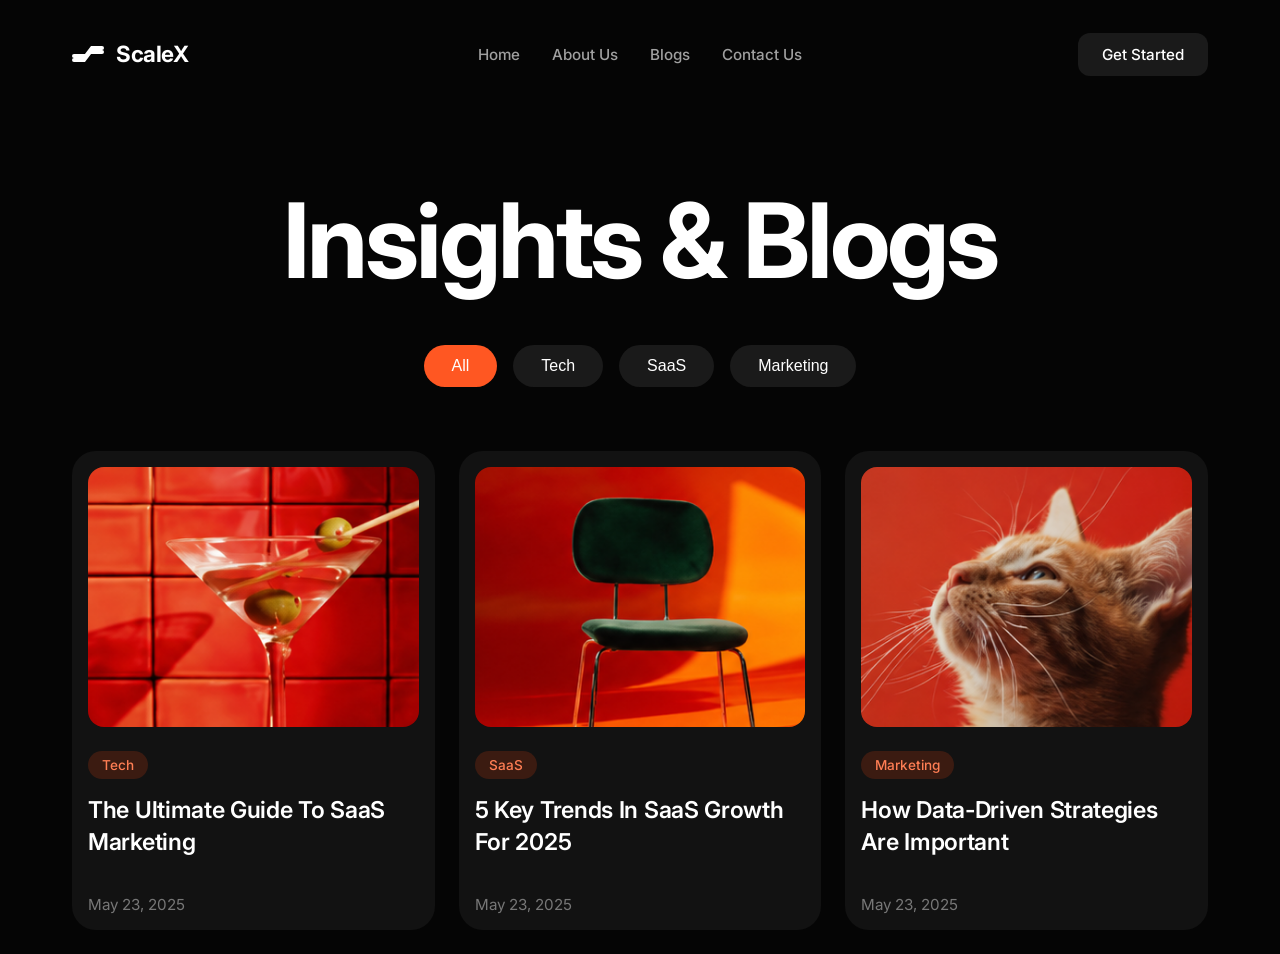
<file: A2-Assignment/part3/index.html>
<!DOCTYPE html>
<html lang="en">
<head>
    <meta charset="UTF-8">
    <meta name="viewport" content="width=device-width, initial-scale=1.0">
    <title>ScaleX - Insights & Blogs</title>
    <link href="https://fonts.googleapis.com/css2?family=Inter:wght@400;500;600;700;800&display=swap" rel="stylesheet">
    <link rel="stylesheet" href="style.css">
</head>
<body>
    <div class="container">
        <header class="navbar">
            <div class="logo">
                <svg width="32" height="24" viewBox="0 0 32 24" fill="none" xmlns="http://www.w3.org/2000/svg">
                    <path d="M2 14 H14 L20 6 H30" stroke="white" stroke-width="4" stroke-linecap="round"/>
                    <path d="M30 10 H18 L12 18 H2" stroke="white" stroke-width="4" stroke-linecap="round"/>
                </svg>
                <span class="logo-text">ScaleX</span>
            </div>
            <nav class="nav-links">
                <a href="#">Home</a>
                <a href="#">About Us</a>
                <a href="#">Blogs</a>
                <a href="#">Contact Us</a>
            </nav>
            <div class="nav-action">
                <a href="#" class="btn-primary">Get Started</a>
            </div>
        </header>

        <main>
            <section class="hero-section">
                <h1 class="main-title">Insights & Blogs</h1>
                <div class="filters">
                    <button class="filter-btn active">All</button>
                    <button class="filter-btn">Tech</button>
                    <button class="filter-btn">SaaS</button>
                    <button class="filter-btn">Marketing</button>
                </div>
            </section>

            <section class="blog-grid">
                <article class="blog-card">
                    <div class="card-image">
                        <img src="./Cocktail glass image.png" alt="Cocktail Glass">
                    </div>
                    <div class="card-content">
                        <span class="tag">Tech</span>
                        <h2 class="card-title">The Ultimate Guide To SaaS Marketing</h2>
                        <p class="card-date">May 23, 2025</p>
                    </div>
                </article>

                <article class="blog-card">
                    <div class="card-image">
                        <img src="./Chair image.png" alt="Green Chair">
                    </div>
                    <div class="card-content">
                        <span class="tag">SaaS</span>
                        <h2 class="card-title">5 Key Trends In SaaS Growth For 2025</h2>
                        <p class="card-date">May 23, 2025</p>
                    </div>
                </article>

                <article class="blog-card">
                    <div class="card-image">
                        <img src="./Cat image.png" alt="Cat">
                    </div>
                    <div class="card-content">
                        <span class="tag">Marketing</span>
                        <h2 class="card-title">How Data-Driven Strategies Are Important</h2>
                        <p class="card-date">May 23, 2025</p>
                    </div>
                </article>
            </section>
        </main>
    </div>
</body>
</html>
</file>
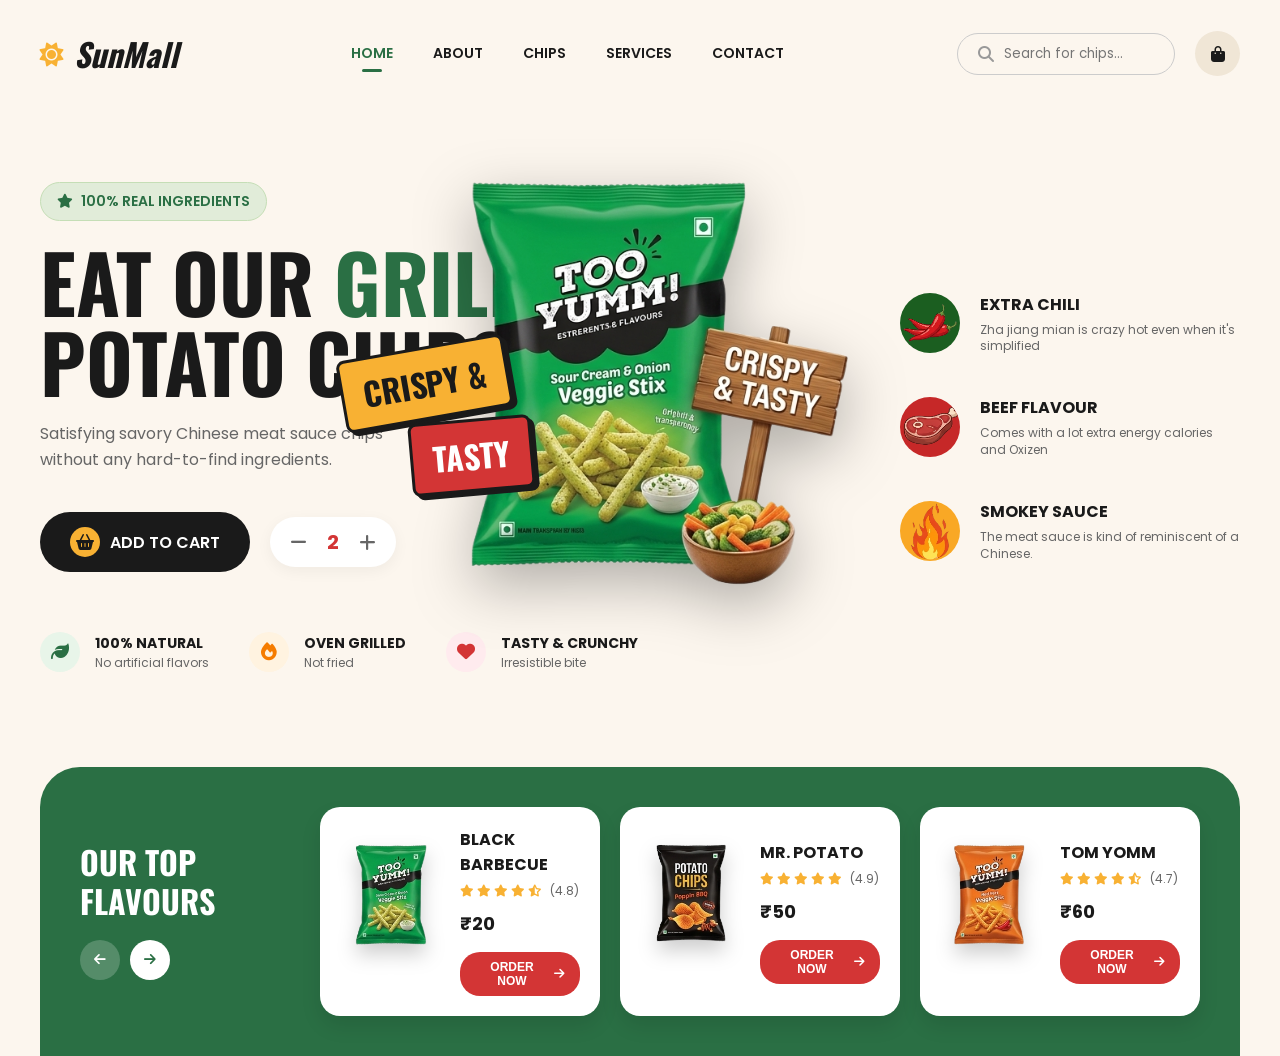
<file: A3-Assignment/part3/index.html>
<!DOCTYPE html>
<html lang="en">
<head>
    <meta charset="UTF-8">
    <meta name="viewport" content="width=device-width, initial-scale=1.0">
    <title>SunMall - Potato Chips</title>
    <link href="https://fonts.googleapis.com/css2?family=Oswald:wght@500;700&family=Poppins:wght@300;400;500;600;700&display=swap" rel="stylesheet">
    <link rel="stylesheet" href="https://cdnjs.cloudflare.com/ajax/libs/font-awesome/6.4.0/css/all.min.css">
    <link rel="stylesheet" href="style.css">
</head>
<body>

    <div class="container">
        <header>
            <a href="#" class="logo">
                <i class="fa-solid fa-sun"></i> SunMall
            </a>
            
            <nav>
                <a href="#" class="active">HOME</a>
                <a href="#">ABOUT</a>
                <a href="#">CHIPS</a>
                <a href="#">SERVICES</a>
                <a href="#">CONTACT</a>
            </nav>

            <div class="header-actions">
                <div class="search-bar">
                    <i class="fa-solid fa-search" style="color: #999;"></i>
                    <input type="text" placeholder="Search for chips...">
                </div>
                <div class="cart-icon">
                    <i class="fa-solid fa-shopping-bag"></i>
                </div>
            </div>
        </header>

        <section class="hero">
            <div class="hero-left">
                <div class="ingredients-badge">
                    <i class="fa-solid fa-star"></i> 100% REAL INGREDIENTS
                </div>
                
                <h1>EAT OUR <span>GRILLED</span> POTATO CHIPS</h1>
                <p class="desc">Satisfying savory Chinese meat sauce chips without any hard-to-find ingredients.</p>
                
                <div class="cta-group">
                    <button class="btn-add">
                        <div class="icon-box"><i class="fa-solid fa-basket-shopping"></i></div>
                        ADD TO CART
                    </button>
                    <div class="quantity">
                        <span><i class="fa-solid fa-minus"></i></span>
                        <div class="num">2</div>
                        <span><i class="fa-solid fa-plus"></i></span>
                    </div>
                </div>

                <div class="features">
                    <div class="feature-item">
                        <div class="feature-icon icon-natural">
                            <i class="fa-solid fa-leaf"></i>
                        </div>
                        <div class="feature-text">
                            <h4>100% NATURAL</h4>
                            <p>No artificial flavors</p>
                        </div>
                    </div>
                    <div class="feature-item">
                        <div class="feature-icon icon-oven">
                            <i class="fa-solid fa-fire"></i>
                        </div>
                        <div class="feature-text">
                            <h4>OVEN GRILLED</h4>
                            <p>Not fried</p>
                        </div>
                    </div>
                    <div class="feature-item">
                        <div class="feature-icon icon-tasty">
                            <i class="fa-solid fa-heart"></i>
                        </div>
                        <div class="feature-text">
                            <h4>TASTY & CRUNCHY</h4>
                            <p>Irresistible bite</p>
                        </div>
                    </div>
                </div>
            </div>

            <div class="hero-center">
                <img src="image2.png" alt="Main Chip Bag" class="main-chip-bag">
                <div class="badge-crispy">CRISPY &</div>
                <div class="badge-tasty">TASTY</div>
            </div>

            <div class="hero-right">
                <div class="flavor-highlight">
                    <div class="flavor-icon bg-chili">
                        <img src="image5.png" alt="Extra Chili">
                    </div>
                    <div class="flavor-text">
                        <h4>EXTRA CHILI</h4>
                        <p>Zha jiang mian is crazy hot even when it's simplified</p>
                    </div>
                </div>
                <div class="flavor-highlight">
                    <div class="flavor-icon bg-beef">
                        <img src="image6.png" alt="Beef Flavour">
                    </div>
                    <div class="flavor-text">
                        <h4>BEEF FLAVOUR</h4>
                        <p>Comes with a lot extra energy calories and Oxizen</p>
                    </div>
                </div>
                <div class="flavor-highlight">
                    <div class="flavor-icon bg-smokey">
                        <img src="image7.png" alt="Smokey Sauce">
                    </div>
                    <div class="flavor-text">
                        <h4>SMOKEY SAUCE</h4>
                        <p>The meat sauce is kind of reminiscent of a Chinese.</p>
                    </div>
                </div>
            </div>
        </section>

        <section class="bottom-section">
            <div class="bottom-left">
                <h3>OUR TOP<br>FLAVOURS</h3>
                <div class="arrows">
                    <button class="arrow-btn"><i class="fa-solid fa-arrow-left"></i></button>
                    <button class="arrow-btn active"><i class="fa-solid fa-arrow-right"></i></button>
                </div>
            </div>

            <div class="cards-container">
                <div class="product-card">
                    <div class="card-img-wrapper">
                        <img src="image1.png" alt="Black Barbecue">
                    </div>
                    <div class="card-info">
                        <h4>BLACK BARBECUE</h4>
                        <div class="rating">
                            <i class="fa-solid fa-star"></i>
                            <i class="fa-solid fa-star"></i>
                            <i class="fa-solid fa-star"></i>
                            <i class="fa-solid fa-star"></i>
                            <i class="fa-solid fa-star-half-stroke"></i>
                            <span>(4.8)</span>
                        </div>
                        <div class="price">₹20</div>
                        <button class="btn-order">ORDER NOW <i class="fa-solid fa-arrow-right"></i></button>
                    </div>
                </div>

                <div class="product-card">
                    <div class="card-img-wrapper">
                        <img src="image3.png" alt="Mr. Potato">
                    </div>
                    <div class="card-info">
                        <h4>MR. POTATO</h4>
                        <div class="rating">
                            <i class="fa-solid fa-star"></i>
                            <i class="fa-solid fa-star"></i>
                            <i class="fa-solid fa-star"></i>
                            <i class="fa-solid fa-star"></i>
                            <i class="fa-solid fa-star"></i>
                            <span>(4.9)</span>
                        </div>
                        <div class="price">₹50</div>
                        <button class="btn-order">ORDER NOW <i class="fa-solid fa-arrow-right"></i></button>
                    </div>
                </div>

                <div class="product-card">
                    <div class="card-img-wrapper">
                        <img src="image4.png" alt="Tom Yomm">
                    </div>
                    <div class="card-info">
                        <h4>TOM YOMM</h4>
                        <div class="rating">
                            <i class="fa-solid fa-star"></i>
                            <i class="fa-solid fa-star"></i>
                            <i class="fa-solid fa-star"></i>
                            <i class="fa-solid fa-star"></i>
                            <i class="fa-solid fa-star-half-stroke"></i>
                            <span>(4.7)</span>
                        </div>
                        <div class="price">₹60</div>
                        <button class="btn-order">ORDER NOW <i class="fa-solid fa-arrow-right"></i></button>
                    </div>
                </div>
            </div>
        </section>
    </div>

</body>
</html>
</file>
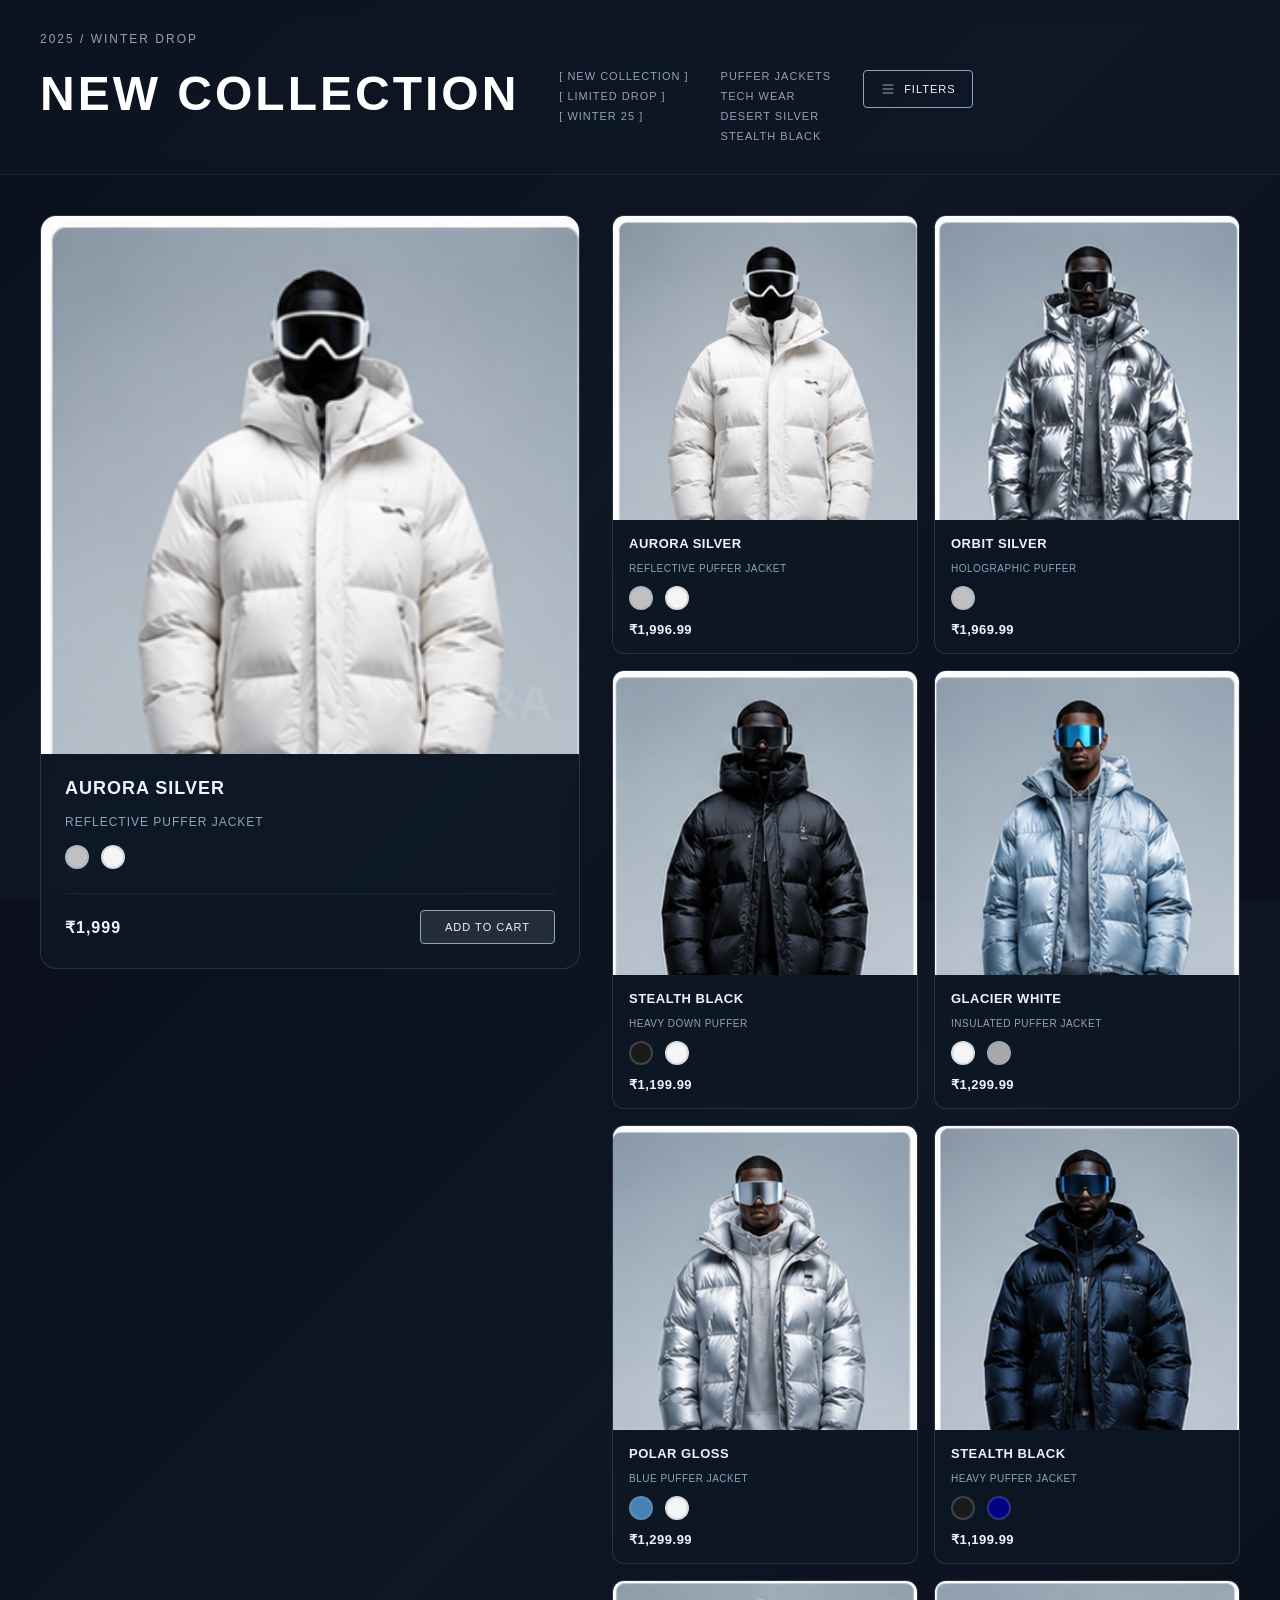
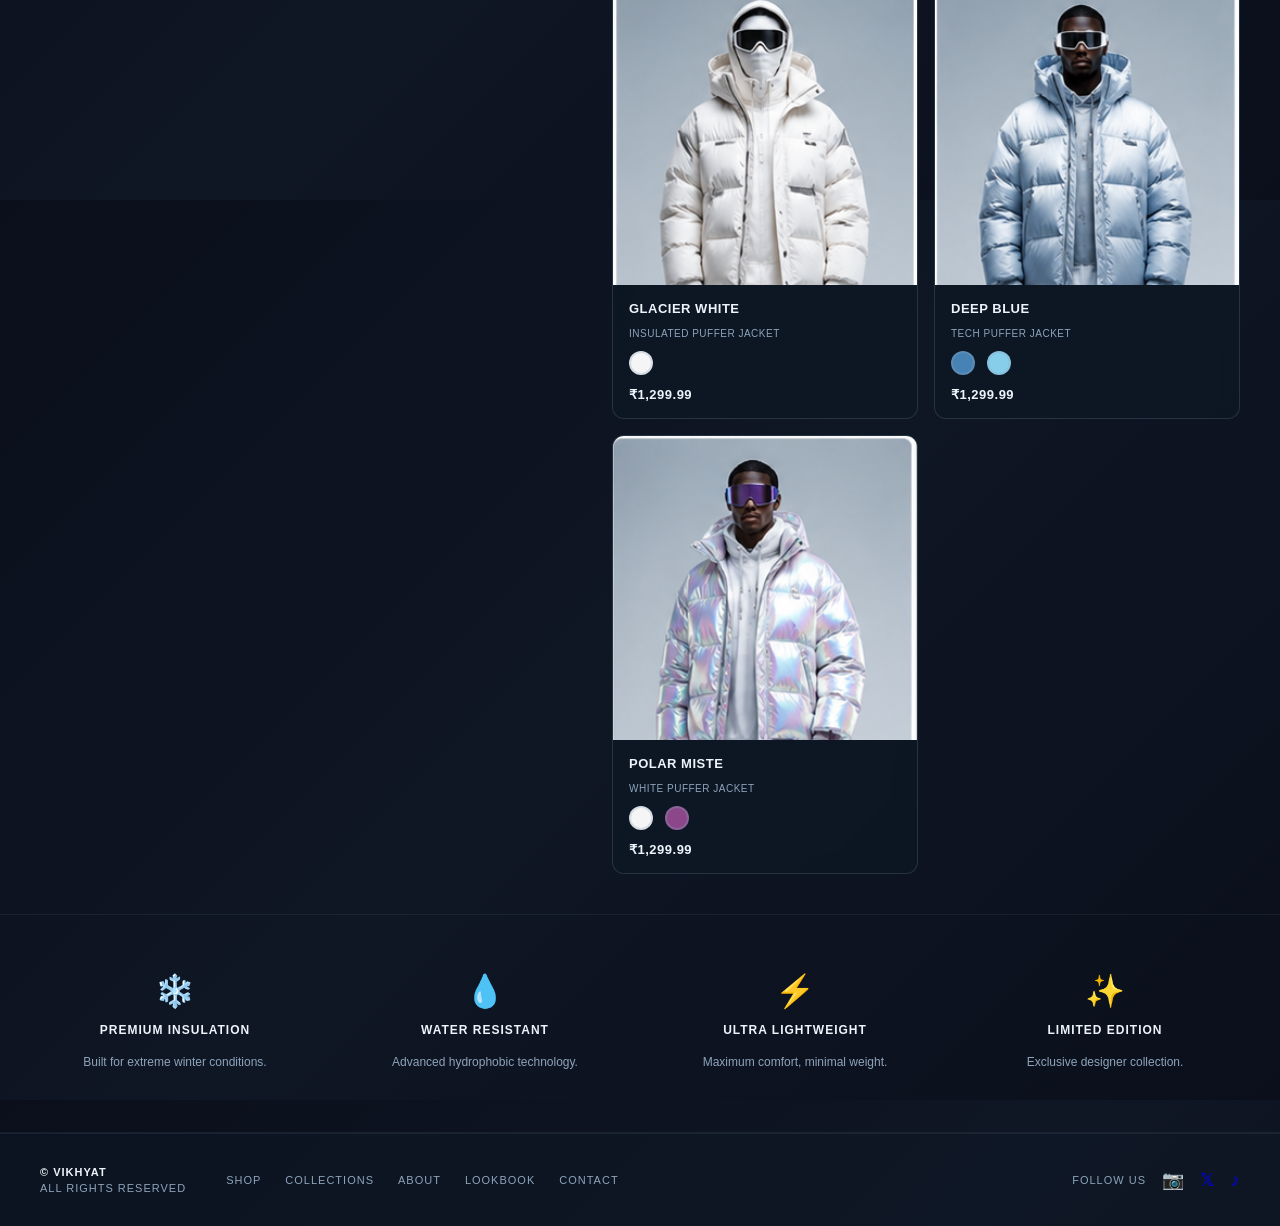
<file: A2-Assignment/part2/new_collection.html>
<!DOCTYPE html>
<html lang="en">
<head>
  <meta charset="UTF-8" />
  <meta name="viewport" content="width=device-width, initial-scale=1.0" />
  <title>Aurora New Collection</title>
  <link rel="stylesheet" href="styles.css" />
</head>
<body>
  <div class="page-wrapper">
    <header class="header">
      <div class="header-top">
        <span class="season-label">2025 / WINTER DROP</span>
      </div>
      
      <div class="header-main">
        <h1 class="collection-title">NEW COLLECTION</h1>
        
        <div class="header-right">
          <div class="collection-tags">
            <span class="tag">[ NEW COLLECTION ]</span>
            <span class="tag">[ LIMITED DROP ]</span>
            <span class="tag">[ WINTER 25 ]</span>
          </div>
          
          <div class="product-categories">
            <span class="category">PUFFER JACKETS</span>
            <span class="category">TECH WEAR</span>
            <span class="category">DESERT SILVER</span>
            <span class="category">STEALTH BLACK</span>
          </div>
          
          <button class="filter-btn">
            <svg width="20" height="20" viewBox="0 0 24 24" fill="none" stroke="currentColor">
              <line x1="4" y1="6" x2="20" y2="6"></line>
              <line x1="4" y1="12" x2="20" y2="12"></line>
              <line x1="4" y1="18" x2="20" y2="18"></line>
            </svg>
            FILTERS
          </button>
        </div>
      </div>
    </header>

    <main class="main-content">
      <section class="hero-section">
        <article class="hero-card">
          <div class="hero-image-container">
            <img src="jacket_1.png" alt="Aurora silver puffer jacket" class="hero-image" />
            <div class="graffiti-text">AURORA</div>
          </div>
          <div class="hero-info">
            <h2 class="hero-title">AURORA SILVER</h2>
            <p class="hero-description">REFLECTIVE PUFFER JACKET</p>
            <div class="color-options">
              <div class="color-dot silver" title="Silver"></div>
              <div class="color-dot white" title="White"></div>
            </div>
            <div class="hero-footer">
              <span class="hero-price">₹1,999</span>
              <button class="cta-button">ADD TO CART</button>
            </div>
          </div>
        </article>
      </section>

      <section class="products-section">
        <div class="products-grid">
          <article class="product-card" data-product="0">
            <img src="jacket_1.png" alt="Aurora silver puffer jacket" class="product-image" />
            <div class="product-info">
              <h3 class="product-title">AURORA SILVER</h3>
              <p class="product-desc">REFLECTIVE PUFFER JACKET</p>
              <div class="color-options">
                <div class="color-dot silver"></div>
                <div class="color-dot white"></div>
              </div>
              <span class="product-price">₹1,996.99</span>
            </div>
          </article>

          <article class="product-card" data-product="1">
            <img src="jacket_2.png" alt="Orbit silver holographic puffer jacket" class="product-image" />
            <div class="product-info">
              <h3 class="product-title">ORBIT SILVER</h3>
              <p class="product-desc">HOLOGRAPHIC PUFFER</p>
              <div class="color-options">
                <div class="color-dot silver"></div>
              </div>
              <span class="product-price">₹1,969.99</span>
            </div>
          </article>

          <article class="product-card" data-product="2">
            <img src="jacket_3.png" alt="Stealth black heavy down puffer jacket" class="product-image" />
            <div class="product-info">
              <h3 class="product-title">STEALTH BLACK</h3>
              <p class="product-desc">HEAVY DOWN PUFFER</p>
              <div class="color-options">
                <div class="color-dot black"></div>
                <div class="color-dot white"></div>
              </div>
              <span class="product-price">₹1,199.99</span>
            </div>
          </article>

          <article class="product-card" data-product="3">
            <img src="jacket_4.png" alt="Glacier white insulated puffer jacket" class="product-image" />
            <div class="product-info">
              <h3 class="product-title">GLACIER WHITE</h3>
              <p class="product-desc">INSULATED PUFFER JACKET</p>
              <div class="color-options">
                <div class="color-dot white"></div>
                <div class="color-dot grey"></div>
              </div>
              <span class="product-price">₹1,299.99</span>
            </div>
          </article>

          <article class="product-card" data-product="4">
            <img src="jacket_5.png" alt="Polar gloss blue puffer jacket" class="product-image" />
            <div class="product-info">
              <h3 class="product-title">POLAR GLOSS</h3>
              <p class="product-desc">BLUE PUFFER JACKET</p>
              <div class="color-options">
                <div class="color-dot blue"></div>
                <div class="color-dot white"></div>
              </div>
              <span class="product-price">₹1,299.99</span>
            </div>
          </article>

          <article class="product-card" data-product="5">
            <img src="jacket_6.png" alt="Stealth black heavy puffer jacket" class="product-image" />
            <div class="product-info">
              <h3 class="product-title">STEALTH BLACK</h3>
              <p class="product-desc">HEAVY PUFFER JACKET</p>
              <div class="color-options">
                <div class="color-dot black"></div>
                <div class="color-dot navy"></div>
              </div>
              <span class="product-price">₹1,199.99</span>
            </div>
          </article>

          <article class="product-card" data-product="6">
            <img src="jacket_7.png" alt="Glacier white insulated puffer jacket" class="product-image" />
            <div class="product-info">
              <h3 class="product-title">GLACIER WHITE</h3>
              <p class="product-desc">INSULATED PUFFER JACKET</p>
              <div class="color-options">
                <div class="color-dot white"></div>
              </div>
              <span class="product-price">₹1,299.99</span>
            </div>
          </article>

          <article class="product-card" data-product="7">
            <img src="jacket_8.png" alt="Deep blue tech puffer jacket" class="product-image" />
            <div class="product-info">
              <h3 class="product-title">DEEP BLUE</h3>
              <p class="product-desc">TECH PUFFER JACKET</p>
              <div class="color-options">
                <div class="color-dot blue"></div>
                <div class="color-dot lightblue"></div>
              </div>
              <span class="product-price">₹1,299.99</span>
            </div>
          </article>

          <article class="product-card" data-product="8">
            <img src="jacket_9.png" alt="Polar miste white puffer jacket" class="product-image" />
            <div class="product-info">
              <h3 class="product-title">POLAR MISTE</h3>
              <p class="product-desc">WHITE PUFFER JACKET</p>
              <div class="color-options">
                <div class="color-dot white"></div>
                <div class="color-dot purple"></div>
              </div>
              <span class="product-price">₹1,299.99</span>
            </div>
          </article>
        </div>
      </section>
    </main>

    <section class="features-section">
      <div class="features-grid">
        <div class="feature-item">
          <div class="feature-icon">❄️</div>
          <h3 class="feature-title">PREMIUM INSULATION</h3>
          <p class="feature-text">Built for extreme winter conditions.</p>
        </div>
        <div class="feature-item">
          <div class="feature-icon">💧</div>
          <h3 class="feature-title">WATER RESISTANT</h3>
          <p class="feature-text">Advanced hydrophobic technology.</p>
        </div>
        <div class="feature-item">
          <div class="feature-icon">⚡</div>
          <h3 class="feature-title">ULTRA LIGHTWEIGHT</h3>
          <p class="feature-text">Maximum comfort, minimal weight.</p>
        </div>
        <div class="feature-item">
          <div class="feature-icon">✨</div>
          <h3 class="feature-title">LIMITED EDITION</h3>
          <p class="feature-text">Exclusive designer collection.</p>
        </div>
      </div>
    </section>

    <footer class="site-footer">
      <div class="footer-content">
        <div class="footer-section">
          <h4 class="footer-title">© Vikhyat</h4>
          <span class="footer-text">ALL RIGHTS RESERVED</span>
        </div>
        <div class="footer-links">
          <a href="#shop">SHOP</a>
          <a href="#collections">COLLECTIONS</a>
          <a href="#about">ABOUT</a>
          <a href="#lookbook">LOOKBOOK</a>
          <a href="#contact">CONTACT</a>
        </div>
        <div class="footer-social">
          <span class="social-label">FOLLOW US</span>
          <a href="#instagram" class="social-link">📷</a>
          <a href="#twitter" class="social-link">𝕏</a>
          <a href="#tiktok" class="social-link">♪</a>
        </div>
      </div>
    </footer>
  </div>
</body>
</html>
</file>
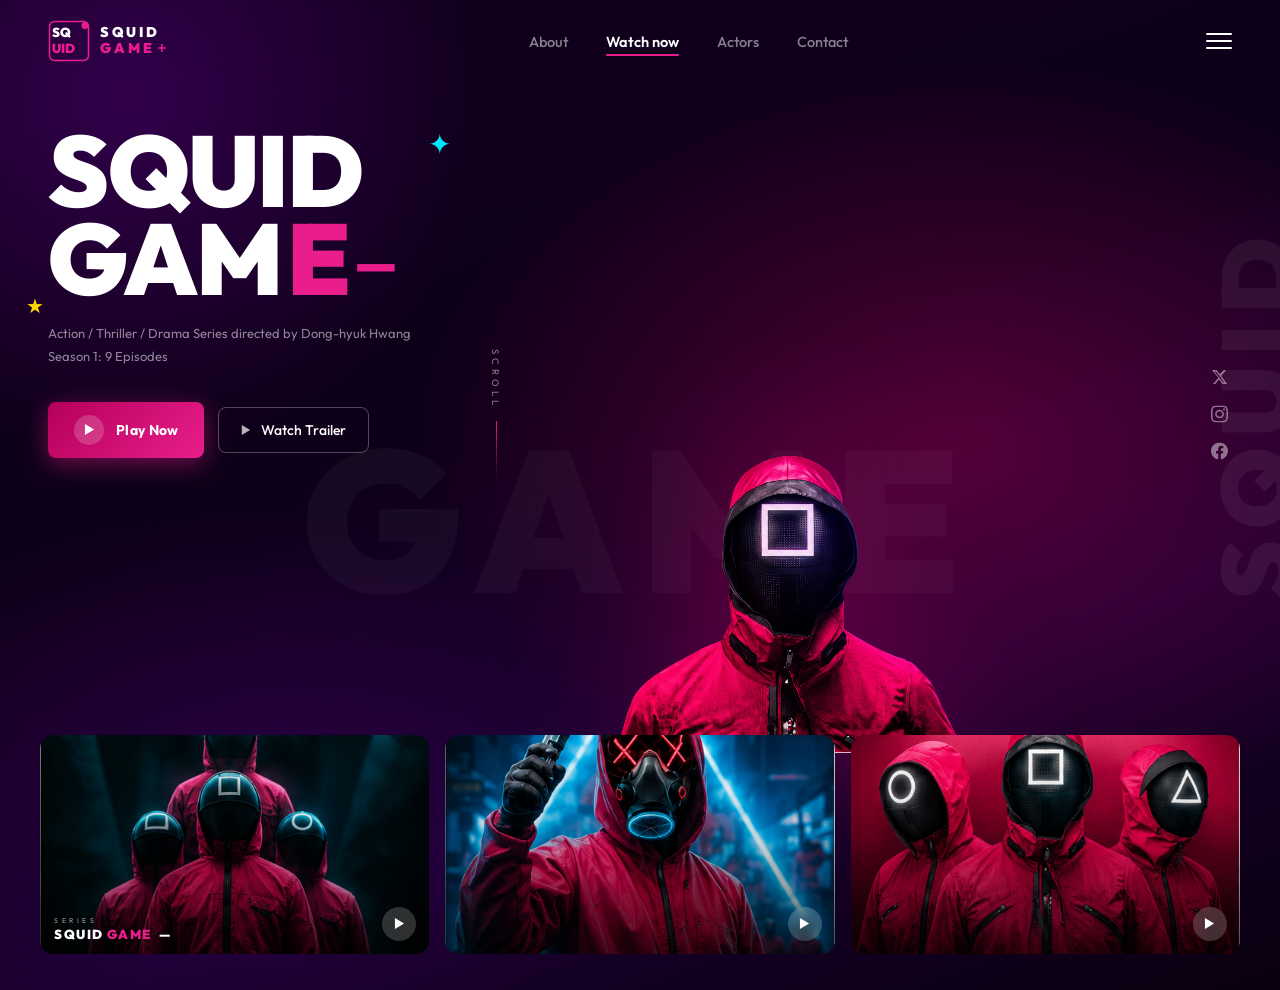
<file: A3-Assignment/part1/squid.html>
<!DOCTYPE html>
<html lang="en">

<head>
    <meta charset="UTF-8" />
    <meta name="viewport" content="width=device-width, initial-scale=1.0" />
    <title>Squid Game – Official Series</title>
    <meta name="description"
        content="Squid Game – Action / Thriller / Drama Series directed by Dong-hyuk Hwang. Season 1: 9 Episodes." />
    <link href="https://fonts.googleapis.com/css2?family=Outfit:wght@300;400;500;600;700;900&display=swap"
        rel="stylesheet" />
    <link rel="stylesheet" href="style.css" />
</head>

<body>

    <div class="page-wrapper">

        <nav class="navbar">

            <a href="#" class="logo" id="logoLink">
                <div class="logo-emblem">
                    <svg viewBox="0 0 42 42" fill="none" xmlns="http://www.w3.org/2000/svg">
                        <rect x="1.5" y="1.5" width="39" height="39" rx="5" stroke="#e91e8c" stroke-width="1.5" />
                        <text x="4" y="17" font-family="Outfit,sans-serif" font-size="13" font-weight="900"
                            fill="#fff">SQ</text>
                        <text x="4" y="33" font-family="Outfit,sans-serif" font-size="13" font-weight="900"
                            fill="#e91e8c">UID</text>
                        <circle cx="37" cy="5.5" r="3.5" fill="#e91e8c" />
                    </svg>
                </div>
                <div class="logo-wordmark">
                    <span class="top-word">SQUID</span>
                    <span class="bottom-word">GAME<span class="plus-sign">+</span></span>
                </div>
            </a>

            <ul class="nav-links">
                <li><a href="#" id="navAbout">About</a></li>
                <li><a href="#" id="navWatch" class="active">Watch now</a></li>
                <li><a href="#" id="navActors">Actors</a></li>
                <li><a href="#" id="navContact">Contact</a></li>
            </ul>

            <div class="hamburger" id="hamburgerBtn" role="button" aria-label="Open menu">
                <span></span>
                <span></span>
                <span></span>
            </div>

        </nav>

        <section class="hero" id="heroSection">

            <div class="bg-watermark" aria-hidden="true">GAME</div>

            <div class="right-brand" aria-hidden="true">
                <span class="right-brand-text">SQUID</span>
            </div>

            <div class="hero-left">

                <div class="hero-title-wrap">
                    <span class="deco-star-cyan" aria-hidden="true">✦</span>
                    <span class="deco-star-yellow" aria-hidden="true">★</span>

                    <h1 class="hero-title">
                        <span class="t-line1">SQUID</span>
                        <span class="t-line2">
                            GAM<span class="t-pink">E</span>
                            <span class="t-dash">—</span>
                        </span>
                    </h1>
                </div>

                <p class="hero-meta">
                    Action / Thriller / Drama Series directed by Dong-hyuk Hwang<br />
                    Season 1: 9 Episodes
                </p>

                <div class="hero-buttons">
                    <a href="#" class="btn-play" id="playNowBtn">
                        <div class="circle-icon">
                            <svg viewBox="0 0 10 12">
                                <path d="M0 0L10 6L0 12V0Z" />
                            </svg>
                        </div>
                        Play Now
                    </a>
                    <a href="#" class="btn-trailer" id="watchTrailerBtn">
                        <svg viewBox="0 0 10 12">
                            <path d="M0 0L10 6L0 12V0Z" />
                        </svg>
                        Watch Trailer
                    </a>
                </div>

            </div>

            <div class="scroll-col" aria-hidden="true">
                <span class="scroll-label">Scroll</span>
                <div class="scroll-line"></div>
            </div>

            <div class="hero-image-wrap">
                <img src="main_character.png" alt="Squid Game — Square Mask Guard Character" />
            </div>

            <div class="social-bar">

                <a href="#" aria-label="Twitter" id="socialTwitter">
                    <svg viewBox="0 0 24 24">
                        <path
                            d="M18.244 2.25h3.308l-7.227 8.26 8.502 11.24H16.17l-4.714-6.231-5.402 6.231H2.744l7.73-8.835L1.254 2.25H8.08l4.253 5.622 5.91-5.622zm-1.161 17.52h1.833L7.084 4.126H5.117z" />
                    </svg>
                </a>

                <a href="#" aria-label="Instagram" id="socialInstagram">
                    <svg viewBox="0 0 24 24">
                        <path
                            d="M12 2.163c3.204 0 3.584.012 4.85.07 3.252.148 4.771 1.691 4.919 4.919.058 1.265.069 1.645.069 4.849 0 3.205-.012 3.584-.069 4.849-.149 3.225-1.664 4.771-4.919 4.919-1.266.058-1.644.07-4.85.07-3.204 0-3.584-.012-4.849-.07-3.26-.149-4.771-1.699-4.919-4.92-.058-1.265-.07-1.644-.07-4.849 0-3.204.013-3.583.07-4.849.149-3.227 1.664-4.771 4.919-4.919 1.266-.057 1.645-.069 4.849-.069zm0-2.163c-3.259 0-3.667.014-4.947.072-4.358.2-6.78 2.618-6.98 6.98-.059 1.281-.073 1.689-.073 4.948 0 3.259.014 3.668.072 4.948.2 4.358 2.618 6.78 6.98 6.98 1.281.058 1.689.072 4.948.072 3.259 0 3.668-.014 4.948-.072 4.354-.2 6.782-2.618 6.979-6.98.059-1.28.073-1.689.073-4.948 0-3.259-.014-3.667-.072-4.947-.196-4.354-2.617-6.78-6.979-6.98-1.281-.059-1.69-.073-4.949-.073zm0 5.838c-3.403 0-6.162 2.759-6.162 6.162s2.759 6.163 6.162 6.163 6.162-2.759 6.162-6.163c0-3.403-2.759-6.162-6.162-6.162zm0 10.162c-2.209 0-4-1.79-4-4 0-2.209 1.791-4 4-4s4 1.791 4 4c0 2.21-1.791 4-4 4zm6.406-11.845c-.796 0-1.441.645-1.441 1.44s.645 1.44 1.441 1.44c.795 0 1.439-.645 1.439-1.44s-.644-1.44-1.439-1.44z" />
                    </svg>
                </a>

                <a href="#" aria-label="Facebook" id="socialFacebook">
                    <svg viewBox="0 0 24 24">
                        <path
                            d="M24 12.073c0-6.627-5.373-12-12-12s-12 5.373-12 12c0 5.99 4.388 10.954 10.125 11.854v-8.385H7.078v-3.47h3.047V9.43c0-3.007 1.792-4.669 4.533-4.669 1.312 0 2.686.235 2.686.235v2.953H15.83c-1.491 0-1.956.925-1.956 1.874v2.25h3.328l-.532 3.47h-2.796v8.385C19.612 23.027 24 18.062 24 12.073z" />
                    </svg>
                </a>

            </div>

        </section>

        <div class="thumbnails-section">
            <div class="thumbnails-row">

                <div class="thumb-card" id="thumbCard1">
                    <img src="guard_group.png" alt="Squid Game – Guard Group" />
                    <div class="thumb-badge">
                        <span class="series-lbl">SERIES</span>
                        <span class="squid-name">SQUID <span>GAME</span>&thinsp;—</span>
                    </div>
                    <div class="thumb-play">
                        <svg viewBox="0 0 10 12">
                            <path d="M0 0L10 6L0 12V0Z" />
                        </svg>
                    </div>
                </div>

                <div class="thumb-card" id="thumbCard2">
                    <img src="mask_man.png" alt="Squid Game – Neon Mask Character" />
                    <div class="thumb-play">
                        <svg viewBox="0 0 10 12">
                            <path d="M0 0L10 6L0 12V0Z" />
                        </svg>
                    </div>
                </div>

                <div class="thumb-card" id="thumbCard3">
                    <img src="three guard.png" alt="Squid Game – Three Teal Guards" />
                    <div class="thumb-play">
                        <svg viewBox="0 0 10 12">
                            <path d="M0 0L10 6L0 12V0Z" />
                        </svg>
                    </div>
                </div>

            </div>
        </div>

    </div>

</body>

</html>
</file>
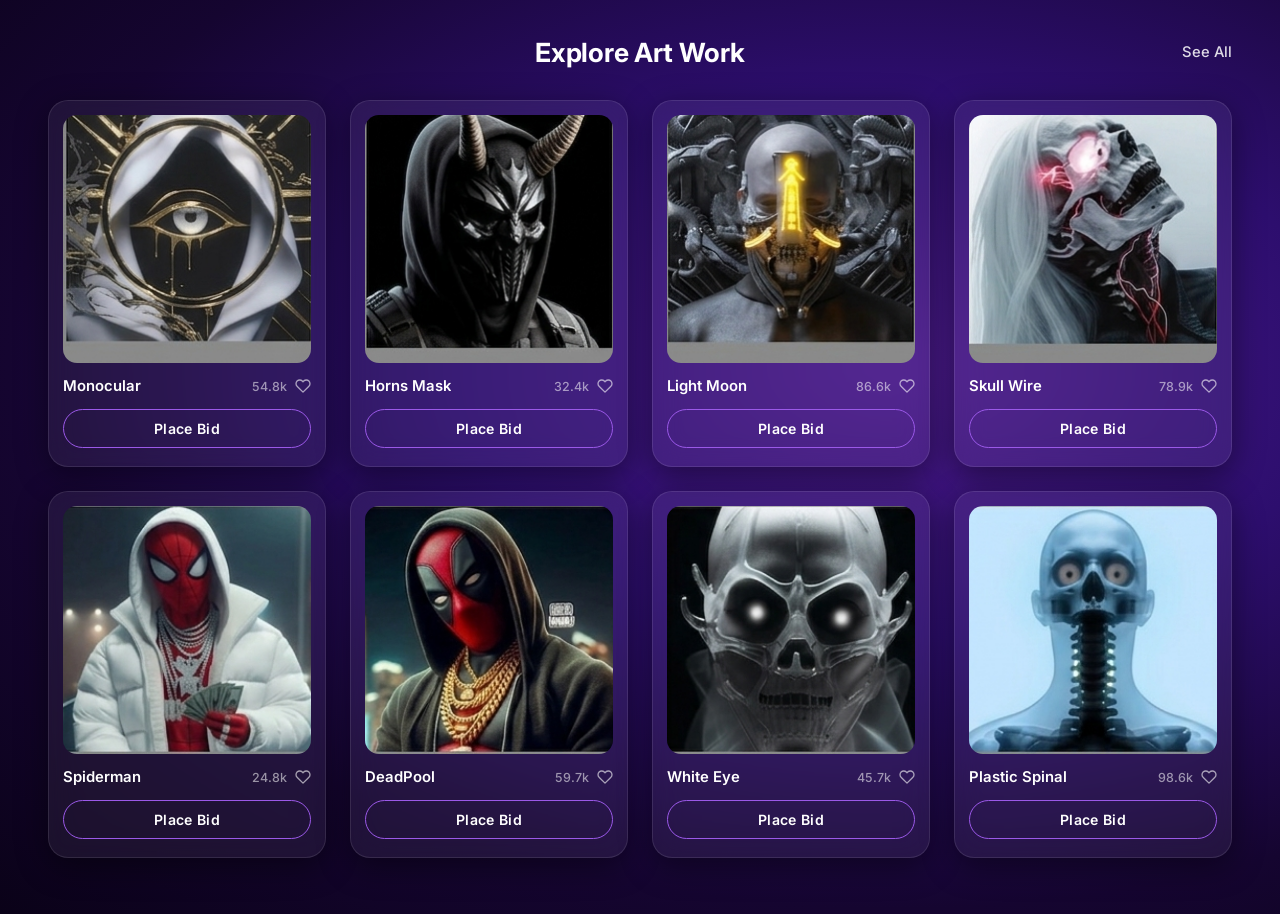
<file: A3-Assignment/part2/artwork.html>
<!DOCTYPE html>
<html lang="en">
<head>
  <meta charset="UTF-8" />
  <meta name="viewport" content="width=device-width, initial-scale=1.0" />
  <title>Explore Art Work – NFT Gallery</title>
  <meta name="description" content="Explore and bid on exclusive NFT digital artworks. Browse top pieces and place your bid today." />
  <link rel="preconnect" href="https://fonts.googleapis.com" />
  <link rel="preconnect" href="https://fonts.gstatic.com" crossorigin />
  <link href="https://fonts.googleapis.com/css2?family=Inter:wght@400;500;600;700&display=swap" rel="stylesheet" />
  <link rel="stylesheet" href="style.css" />
</head>
<body>

  <div class="header">
    <h1>Explore Art Work</h1>
    <a href="#" class="see-all">See All</a>
  </div>

  <div class="grid" id="artworkGrid">

    <div class="card" id="card-monocular">
      <div class="card-img-wrap">
        <img src="artwork_1.png" alt="Monocular – digital NFT artwork" loading="lazy" />
      </div>
      <div class="card-meta">
        <span class="card-name">Monocular</span>
        <div class="card-right">
          <span class="card-views">54.8k</span>
          <input type="checkbox" id="like-monocular" class="like-toggle" />
          <label for="like-monocular" class="heart-btn" aria-label="Like Monocular">
            <svg viewBox="0 0 24 24" fill="none" stroke="currentColor" stroke-width="2" stroke-linecap="round" stroke-linejoin="round">
              <path d="M20.84 4.61a5.5 5.5 0 0 0-7.78 0L12 5.67l-1.06-1.06a5.5 5.5 0 0 0-7.78 7.78l1.06 1.06L12 21.23l7.78-7.78 1.06-1.06a5.5 5.5 0 0 0 0-7.78z"/>
            </svg>
          </label>
        </div>
      </div>
      <input type="checkbox" id="bid-monocular" class="bid-toggle" />
      <label for="bid-monocular" class="bid-btn">
        <span class="bid-text">Place Bid</span>
        <span class="bid-placed">Bid Placed ✓</span>
      </label>
    </div>

    <div class="card" id="card-hornsmask">
      <div class="card-img-wrap">
        <img src="artwork_2.png" alt="Horns Mask – digital NFT artwork" loading="lazy" />
      </div>
      <div class="card-meta">
        <span class="card-name">Horns Mask</span>
        <div class="card-right">
          <span class="card-views">32.4k</span>
          <input type="checkbox" id="like-hornsmask" class="like-toggle" />
          <label for="like-hornsmask" class="heart-btn" aria-label="Like Horns Mask">
            <svg viewBox="0 0 24 24" fill="none" stroke="currentColor" stroke-width="2" stroke-linecap="round" stroke-linejoin="round">
              <path d="M20.84 4.61a5.5 5.5 0 0 0-7.78 0L12 5.67l-1.06-1.06a5.5 5.5 0 0 0-7.78 7.78l1.06 1.06L12 21.23l7.78-7.78 1.06-1.06a5.5 5.5 0 0 0 0-7.78z"/>
            </svg>
          </label>
        </div>
      </div>
      <input type="checkbox" id="bid-hornsmask" class="bid-toggle" />
      <label for="bid-hornsmask" class="bid-btn">
        <span class="bid-text">Place Bid</span>
        <span class="bid-placed">Bid Placed ✓</span>
      </label>
    </div>

    <div class="card" id="card-lightmoon">
      <div class="card-img-wrap">
        <img src="artwork_3.png" alt="Light Moon – digital NFT artwork" loading="lazy" />
      </div>
      <div class="card-meta">
        <span class="card-name">Light Moon</span>
        <div class="card-right">
          <span class="card-views">86.6k</span>
          <input type="checkbox" id="like-lightmoon" class="like-toggle" />
          <label for="like-lightmoon" class="heart-btn" aria-label="Like Light Moon">
            <svg viewBox="0 0 24 24" fill="none" stroke="currentColor" stroke-width="2" stroke-linecap="round" stroke-linejoin="round">
              <path d="M20.84 4.61a5.5 5.5 0 0 0-7.78 0L12 5.67l-1.06-1.06a5.5 5.5 0 0 0-7.78 7.78l1.06 1.06L12 21.23l7.78-7.78 1.06-1.06a5.5 5.5 0 0 0 0-7.78z"/>
            </svg>
          </label>
        </div>
      </div>
      <input type="checkbox" id="bid-lightmoon" class="bid-toggle" />
      <label for="bid-lightmoon" class="bid-btn">
        <span class="bid-text">Place Bid</span>
        <span class="bid-placed">Bid Placed ✓</span>
      </label>
    </div>

    <div class="card" id="card-skullwire">
      <div class="card-img-wrap">
        <img src="artwork_4.png" alt="Skull Wire – digital NFT artwork" loading="lazy" />
      </div>
      <div class="card-meta">
        <span class="card-name">Skull Wire</span>
        <div class="card-right">
          <span class="card-views">78.9k</span>
          <input type="checkbox" id="like-skullwire" class="like-toggle" />
          <label for="like-skullwire" class="heart-btn" aria-label="Like Skull Wire">
            <svg viewBox="0 0 24 24" fill="none" stroke="currentColor" stroke-width="2" stroke-linecap="round" stroke-linejoin="round">
              <path d="M20.84 4.61a5.5 5.5 0 0 0-7.78 0L12 5.67l-1.06-1.06a5.5 5.5 0 0 0-7.78 7.78l1.06 1.06L12 21.23l7.78-7.78 1.06-1.06a5.5 5.5 0 0 0 0-7.78z"/>
            </svg>
          </label>
        </div>
      </div>
      <input type="checkbox" id="bid-skullwire" class="bid-toggle" />
      <label for="bid-skullwire" class="bid-btn">
        <span class="bid-text">Place Bid</span>
        <span class="bid-placed">Bid Placed ✓</span>
      </label>
    </div>

    <div class="card" id="card-spiderman">
      <div class="card-img-wrap">
        <img src="artwork_5.png" alt="Spiderman – digital NFT artwork" loading="lazy" />
      </div>
      <div class="card-meta">
        <span class="card-name">Spiderman</span>
        <div class="card-right">
          <span class="card-views">24.8k</span>
          <input type="checkbox" id="like-spiderman" class="like-toggle" />
          <label for="like-spiderman" class="heart-btn" aria-label="Like Spiderman">
            <svg viewBox="0 0 24 24" fill="none" stroke="currentColor" stroke-width="2" stroke-linecap="round" stroke-linejoin="round">
              <path d="M20.84 4.61a5.5 5.5 0 0 0-7.78 0L12 5.67l-1.06-1.06a5.5 5.5 0 0 0-7.78 7.78l1.06 1.06L12 21.23l7.78-7.78 1.06-1.06a5.5 5.5 0 0 0 0-7.78z"/>
            </svg>
          </label>
        </div>
      </div>
      <input type="checkbox" id="bid-spiderman" class="bid-toggle" />
      <label for="bid-spiderman" class="bid-btn">
        <span class="bid-text">Place Bid</span>
        <span class="bid-placed">Bid Placed ✓</span>
      </label>
    </div>

    <div class="card" id="card-deadpool">
      <div class="card-img-wrap">
        <img src="artwork_6.png" alt="DeadPool – digital NFT artwork" loading="lazy" />
      </div>
      <div class="card-meta">
        <span class="card-name">DeadPool</span>
        <div class="card-right">
          <span class="card-views">59.7k</span>
          <input type="checkbox" id="like-deadpool" class="like-toggle" />
          <label for="like-deadpool" class="heart-btn" aria-label="Like DeadPool">
            <svg viewBox="0 0 24 24" fill="none" stroke="currentColor" stroke-width="2" stroke-linecap="round" stroke-linejoin="round">
              <path d="M20.84 4.61a5.5 5.5 0 0 0-7.78 0L12 5.67l-1.06-1.06a5.5 5.5 0 0 0-7.78 7.78l1.06 1.06L12 21.23l7.78-7.78 1.06-1.06a5.5 5.5 0 0 0 0-7.78z"/>
            </svg>
          </label>
        </div>
      </div>
      <input type="checkbox" id="bid-deadpool" class="bid-toggle" />
      <label for="bid-deadpool" class="bid-btn">
        <span class="bid-text">Place Bid</span>
        <span class="bid-placed">Bid Placed ✓</span>
      </label>
    </div>

    <div class="card" id="card-whiteeye">
      <div class="card-img-wrap">
        <img src="artwork_7.png" alt="White Eye – digital NFT artwork" loading="lazy" />
      </div>
      <div class="card-meta">
        <span class="card-name">White Eye</span>
        <div class="card-right">
          <span class="card-views">45.7k</span>
          <input type="checkbox" id="like-whiteeye" class="like-toggle" />
          <label for="like-whiteeye" class="heart-btn" aria-label="Like White Eye">
            <svg viewBox="0 0 24 24" fill="none" stroke="currentColor" stroke-width="2" stroke-linecap="round" stroke-linejoin="round">
              <path d="M20.84 4.61a5.5 5.5 0 0 0-7.78 0L12 5.67l-1.06-1.06a5.5 5.5 0 0 0-7.78 7.78l1.06 1.06L12 21.23l7.78-7.78 1.06-1.06a5.5 5.5 0 0 0 0-7.78z"/>
            </svg>
          </label>
        </div>
      </div>
      <input type="checkbox" id="bid-whiteeye" class="bid-toggle" />
      <label for="bid-whiteeye" class="bid-btn">
        <span class="bid-text">Place Bid</span>
        <span class="bid-placed">Bid Placed ✓</span>
      </label>
    </div>

    <div class="card" id="card-plasticspinal">
      <div class="card-img-wrap">
        <img src="artwork_8.png" alt="Plastic Spinal – digital NFT artwork" loading="lazy" />
      </div>
      <div class="card-meta">
        <span class="card-name">Plastic Spinal</span>
        <div class="card-right">
          <span class="card-views">98.6k</span>
          <input type="checkbox" id="like-plasticspinal" class="like-toggle" />
          <label for="like-plasticspinal" class="heart-btn" aria-label="Like Plastic Spinal">
            <svg viewBox="0 0 24 24" fill="none" stroke="currentColor" stroke-width="2" stroke-linecap="round" stroke-linejoin="round">
              <path d="M20.84 4.61a5.5 5.5 0 0 0-7.78 0L12 5.67l-1.06-1.06a5.5 5.5 0 0 0-7.78 7.78l1.06 1.06L12 21.23l7.78-7.78 1.06-1.06a5.5 5.5 0 0 0 0-7.78z"/>
            </svg>
          </label>
        </div>
      </div>
      <input type="checkbox" id="bid-plasticspinal" class="bid-toggle" />
      <label for="bid-plasticspinal" class="bid-btn">
        <span class="bid-text">Place Bid</span>
        <span class="bid-placed">Bid Placed ✓</span>
      </label>
    </div>

  </div>

  

</body>
</html>
</file>
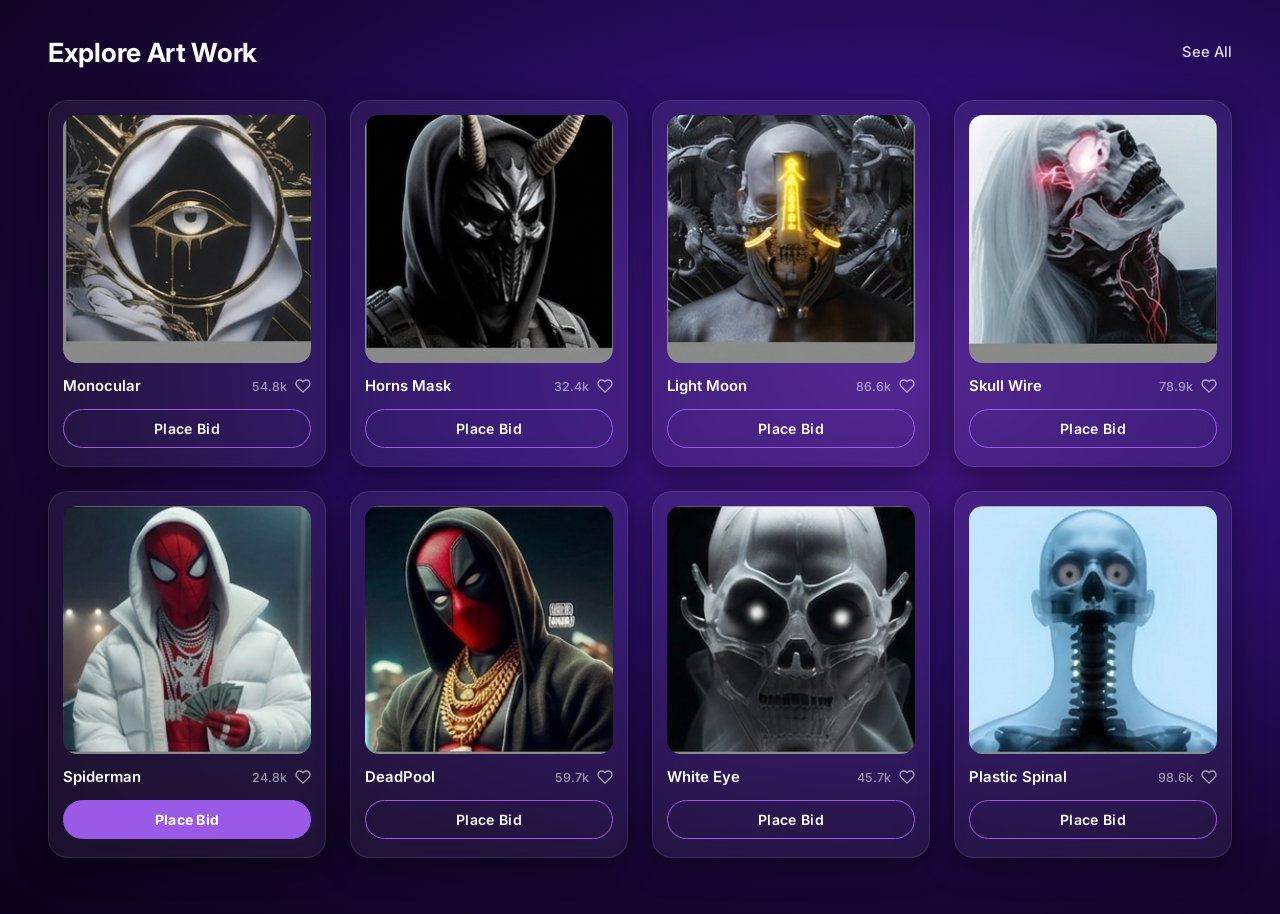
<file: A3/part2/artwork.html>
<!DOCTYPE html>
<html lang="en">
<head>
  <meta charset="UTF-8" />
  <meta name="viewport" content="width=device-width, initial-scale=1.0" />
  <title>Explore Art Work – NFT Gallery</title>
  <meta name="description" content="Explore and bid on exclusive NFT digital artworks. Browse top pieces and place your bid today." />
  <link rel="preconnect" href="https://fonts.googleapis.com" />
  <link rel="preconnect" href="https://fonts.gstatic.com" crossorigin />
  <link href="https://fonts.googleapis.com/css2?family=Inter:wght@400;500;600;700&display=swap" rel="stylesheet" />
  <link rel="stylesheet" href="style.css" />
</head>
<body>

  <div class="header">
    <h1>Explore Art Work</h1>
    <a href="#" class="see-all">See All</a>
  </div>

  <div class="grid" id="artworkGrid">

    <div class="card" id="card-monocular">
      <div class="card-img-wrap">
        <img src="artwork_1.png" alt="Monocular – digital NFT artwork" loading="lazy" />
      </div>
      <div class="card-meta">
        <span class="card-name">Monocular</span>
        <div class="card-right">
          <span class="card-views">54.8k</span>
          <button class="heart-btn" aria-label="Like Monocular">
            <svg viewBox="0 0 24 24" fill="none" stroke="currentColor" stroke-width="2" stroke-linecap="round" stroke-linejoin="round">
              <path d="M20.84 4.61a5.5 5.5 0 0 0-7.78 0L12 5.67l-1.06-1.06a5.5 5.5 0 0 0-7.78 7.78l1.06 1.06L12 21.23l7.78-7.78 1.06-1.06a5.5 5.5 0 0 0 0-7.78z"/>
            </svg>
          </button>
        </div>
      </div>
      <button class="bid-btn" id="bid-monocular">Place Bid</button>
    </div>

    <div class="card" id="card-hornsmask">
      <div class="card-img-wrap">
        <img src="artwork_2.png" alt="Horns Mask – digital NFT artwork" loading="lazy" />
      </div>
      <div class="card-meta">
        <span class="card-name">Horns Mask</span>
        <div class="card-right">
          <span class="card-views">32.4k</span>
          <button class="heart-btn" aria-label="Like Horns Mask">
            <svg viewBox="0 0 24 24" fill="none" stroke="currentColor" stroke-width="2" stroke-linecap="round" stroke-linejoin="round">
              <path d="M20.84 4.61a5.5 5.5 0 0 0-7.78 0L12 5.67l-1.06-1.06a5.5 5.5 0 0 0-7.78 7.78l1.06 1.06L12 21.23l7.78-7.78 1.06-1.06a5.5 5.5 0 0 0 0-7.78z"/>
            </svg>
          </button>
        </div>
      </div>
      <button class="bid-btn" id="bid-hornsmask">Place Bid</button>
    </div>

    <div class="card" id="card-lightmoon">
      <div class="card-img-wrap">
        <img src="artwork_3.png" alt="Light Moon – digital NFT artwork" loading="lazy" />
      </div>
      <div class="card-meta">
        <span class="card-name">Light Moon</span>
        <div class="card-right">
          <span class="card-views">86.6k</span>
          <button class="heart-btn" aria-label="Like Light Moon">
            <svg viewBox="0 0 24 24" fill="none" stroke="currentColor" stroke-width="2" stroke-linecap="round" stroke-linejoin="round">
              <path d="M20.84 4.61a5.5 5.5 0 0 0-7.78 0L12 5.67l-1.06-1.06a5.5 5.5 0 0 0-7.78 7.78l1.06 1.06L12 21.23l7.78-7.78 1.06-1.06a5.5 5.5 0 0 0 0-7.78z"/>
            </svg>
          </button>
        </div>
      </div>
      <button class="bid-btn" id="bid-lightmoon">Place Bid</button>
    </div>

    <div class="card" id="card-skullwire">
      <div class="card-img-wrap">
        <img src="artwork_4.png" alt="Skull Wire – digital NFT artwork" loading="lazy" />
      </div>
      <div class="card-meta">
        <span class="card-name">Skull Wire</span>
        <div class="card-right">
          <span class="card-views">78.9k</span>
          <button class="heart-btn" aria-label="Like Skull Wire">
            <svg viewBox="0 0 24 24" fill="none" stroke="currentColor" stroke-width="2" stroke-linecap="round" stroke-linejoin="round">
              <path d="M20.84 4.61a5.5 5.5 0 0 0-7.78 0L12 5.67l-1.06-1.06a5.5 5.5 0 0 0-7.78 7.78l1.06 1.06L12 21.23l7.78-7.78 1.06-1.06a5.5 5.5 0 0 0 0-7.78z"/>
            </svg>
          </button>
        </div>
      </div>
      <button class="bid-btn" id="bid-skullwire">Place Bid</button>
    </div>

    <div class="card highlighted" id="card-spiderman">
      <div class="card-img-wrap">
        <img src="artwork_5.png" alt="Spiderman – digital NFT artwork" loading="lazy" />
      </div>
      <div class="card-meta">
        <span class="card-name">Spiderman</span>
        <div class="card-right">
          <span class="card-views">24.8k</span>
          <button class="heart-btn" aria-label="Like Spiderman">
            <svg viewBox="0 0 24 24" fill="none" stroke="currentColor" stroke-width="2" stroke-linecap="round" stroke-linejoin="round">
              <path d="M20.84 4.61a5.5 5.5 0 0 0-7.78 0L12 5.67l-1.06-1.06a5.5 5.5 0 0 0-7.78 7.78l1.06 1.06L12 21.23l7.78-7.78 1.06-1.06a5.5 5.5 0 0 0 0-7.78z"/>
            </svg>
          </button>
        </div>
      </div>
      <button class="bid-btn" id="bid-spiderman">Place Bid</button>
    </div>

    <div class="card" id="card-deadpool">
      <div class="card-img-wrap">
        <img src="artwork_6.png" alt="DeadPool – digital NFT artwork" loading="lazy" />
      </div>
      <div class="card-meta">
        <span class="card-name">DeadPool</span>
        <div class="card-right">
          <span class="card-views">59.7k</span>
          <button class="heart-btn" aria-label="Like DeadPool">
            <svg viewBox="0 0 24 24" fill="none" stroke="currentColor" stroke-width="2" stroke-linecap="round" stroke-linejoin="round">
              <path d="M20.84 4.61a5.5 5.5 0 0 0-7.78 0L12 5.67l-1.06-1.06a5.5 5.5 0 0 0-7.78 7.78l1.06 1.06L12 21.23l7.78-7.78 1.06-1.06a5.5 5.5 0 0 0 0-7.78z"/>
            </svg>
          </button>
        </div>
      </div>
      <button class="bid-btn" id="bid-deadpool">Place Bid</button>
    </div>

    <div class="card" id="card-whiteeye">
      <div class="card-img-wrap">
        <img src="artwork_7.png" alt="White Eye – digital NFT artwork" loading="lazy" />
      </div>
      <div class="card-meta">
        <span class="card-name">White Eye</span>
        <div class="card-right">
          <span class="card-views">45.7k</span>
          <button class="heart-btn" aria-label="Like White Eye">
            <svg viewBox="0 0 24 24" fill="none" stroke="currentColor" stroke-width="2" stroke-linecap="round" stroke-linejoin="round">
              <path d="M20.84 4.61a5.5 5.5 0 0 0-7.78 0L12 5.67l-1.06-1.06a5.5 5.5 0 0 0-7.78 7.78l1.06 1.06L12 21.23l7.78-7.78 1.06-1.06a5.5 5.5 0 0 0 0-7.78z"/>
            </svg>
          </button>
        </div>
      </div>
      <button class="bid-btn" id="bid-whiteeye">Place Bid</button>
    </div>

    <div class="card" id="card-plasticspinal">
      <div class="card-img-wrap">
        <img src="artwork_8.png" alt="Plastic Spinal – digital NFT artwork" loading="lazy" />
      </div>
      <div class="card-meta">
        <span class="card-name">Plastic Spinal</span>
        <div class="card-right">
          <span class="card-views">98.6k</span>
          <button class="heart-btn" aria-label="Like Plastic Spinal">
            <svg viewBox="0 0 24 24" fill="none" stroke="currentColor" stroke-width="2" stroke-linecap="round" stroke-linejoin="round">
              <path d="M20.84 4.61a5.5 5.5 0 0 0-7.78 0L12 5.67l-1.06-1.06a5.5 5.5 0 0 0-7.78 7.78l1.06 1.06L12 21.23l7.78-7.78 1.06-1.06a5.5 5.5 0 0 0 0-7.78z"/>
            </svg>
          </button>
        </div>
      </div>
      <button class="bid-btn" id="bid-plasticspinal">Place Bid</button>
    </div>

  </div>

  <script>
    document.querySelectorAll('.heart-btn').forEach(btn => {
      btn.addEventListener('click', function (e) {
        e.stopPropagation();
        const liked = this.dataset.liked === 'true';
        this.dataset.liked = (!liked).toString();
        this.style.color = liked ? '' : '#ff6b8a';
        const path = this.querySelector('path');
        path.setAttribute('fill', liked ? 'none' : '#ff6b8a');
        path.setAttribute('stroke', liked ? 'currentColor' : '#ff6b8a');
      });
    });

    document.querySelectorAll('.bid-btn').forEach(btn => {
      btn.addEventListener('click', function () {
        this.textContent = 'Bid Placed ✓';
        this.style.background = 'linear-gradient(135deg, #6a3de8, #9b59e8)';
        this.disabled = true;
        this.style.opacity = '0.85';
      });
    });
  </script>

</body>
</html>
</file>
<file: A2-Assignment/part3/style.css>
* {
    margin: 0;
    padding: 0;
    box-sizing: border-box;
}

body {
    background-color: #050505; /* Deep black background */
    color: #ffffff;
    font-family: 'Inter', -apple-system, BlinkMacSystemFont, 'Segoe UI', Roboto, Helvetica, Arial, sans-serif;
    min-height: 100vh;
}

.container {
    max-width: 1200px;
    margin: 0 auto;
    padding: 24px 32px;
    position: relative; /* Requested technique */
}

/* Navbar */
.navbar {
    display: flex; /* Requested technique */
    justify-content: space-between;
    align-items: center;
    padding: 16px 0;
    position: relative;
}

.logo {
    display: flex;
    align-items: center;
    gap: 12px;
}

.logo-text {
    font-size: 1.4rem;
    font-weight: 700;
    letter-spacing: -0.5px;
}

.nav-links {
    display: flex;
    gap: 32px;
    position: absolute; /* Requested technique */
    left: 50%;
    top: 50%;
    transform: translate(-50%, -50%);
}

.nav-links a {
    color: #a0a0a0;
    text-decoration: none;
    font-size: 0.95rem;
    font-weight: 500;
    transition: color 0.3s;
}

.nav-links a:hover {
    color: #ffffff;
}

.btn-primary {
    background-color: #1a1a1a;
    color: #ffffff;
    padding: 12px 24px;
    border-radius: 12px;
    text-decoration: none;
    font-size: 0.95rem;
    font-weight: 500;
    transition: background-color 0.3s;
}

.btn-primary:hover {
    background-color: #333333;
}

/* Hero Section */
.hero-section {
    text-align: center;
    margin-top: 100px;
    margin-bottom: 64px;
    position: relative;
}

.main-title {
    font-size: 6.5rem;
    font-weight: 700;
    letter-spacing: -3px;
    line-height: 1.1;
    margin-bottom: 48px;
}

.filters {
    display: flex;
    justify-content: center;
    gap: 16px;
    position: relative;
}

.filter-btn {
    background-color: #1a1a1a;
    color: #ffffff;
    border: none;
    padding: 12px 28px;
    border-radius: 30px;
    font-size: 1rem;
    font-weight: 500;
    cursor: pointer;
    transition: all 0.3s ease;
}

.filter-btn.active {
    background-color: #ff5722; /* Vibrant Orange */
}

.filter-btn:not(.active):hover {
    background-color: #2a2a2a;
}

/* Blog Grid */
.blog-grid {
    display: flex;
    justify-content: space-between;
    gap: 24px;
    position: relative;
}

.blog-card {
    background-color: #121212;
    border-radius: 24px;
    padding: 16px;
    width: calc(33.333% - 16px);
    display: flex;
    flex-direction: column;
    position: relative;
    transition: transform 0.3s ease;
}

.blog-card:hover {
    transform: translateY(-4px);
}

.card-image {
    width: 100%;
    height: 260px;
    border-radius: 16px;
    overflow: hidden;
    margin-bottom: 24px;
    position: relative;
}

.card-image img {
    width: 100%;
    height: 100%;
    object-fit: cover;
    display: block;
    transition: transform 0.5s ease;
}

.blog-card:hover .card-image img {
    transform: scale(1.05);
}

.card-content {
    display: flex;
    flex-direction: column;
    flex: 1;
    position: relative;
    padding-bottom: 40px; /* Give space for absolute date */
}

.tag {
    display: inline-block;
    padding: 6px 14px;
    border-radius: 16px;
    font-size: 0.85rem;
    font-weight: 500;
    align-self: flex-start;
    margin-bottom: 16px;
    background-color: #3b1b11;
    color: #ff7e54;
}

.card-title {
    font-size: 1.45rem;
    font-weight: 600;
    line-height: 1.35;
    margin-bottom: 16px;
    letter-spacing: -0.3px;
}

.card-date {
    position: absolute; /* Requested technique */
    bottom: 0;
    left: 0;
    color: #777777;
    font-size: 0.95rem;
    font-weight: 400;
}

/* Responsive */
@media (max-width: 992px) {
    .nav-links {
        display: none; /* Hide on smaller screens for simplicity */
    }
    
    .main-title {
        font-size: 4rem;
        letter-spacing: -1.5px;
    }
    
    .blog-grid {
        flex-wrap: wrap;
    }
    
    .blog-card {
        width: calc(50% - 12px);
    }
}

@media (max-width: 600px) {
    .blog-card {
        width: 100%;
    }
    
    .main-title {
        font-size: 3rem;
    }
    
    .filters {
        flex-wrap: wrap;
    }
}
</file>
<file: A3-Assignment/part3/style.css>
:root {
    --bg-color: #fcf6ee;
    --text-dark: #1a1a1a;
    --text-light: #666;
    --primary-green: #2a6f44;
    --primary-red: #d33535;
    --badge-bg: #e1ecd9;
    --card-bg: #ffffff;
    --yellow: #f8b133;
}

* {
    margin: 0;
    padding: 0;
    box-sizing: border-box;
}

body {
    font-family: 'Poppins', sans-serif;
    background-color: var(--bg-color);
    color: var(--text-dark);
    overflow-x: hidden;
}

.container {
    max-width: 1400px;
    margin: 0 auto;
    padding: 0 40px;
    position: relative;
}

header {
    display: flex;
    justify-content: space-between;
    align-items: center;
    padding: 30px 0;
    position: relative;
    z-index: 10;
}

.logo {
    font-family: 'Oswald', sans-serif;
    font-size: 32px;
    font-weight: 700;
    display: flex;
    align-items: center;
    gap: 10px;
    color: var(--text-dark);
    text-decoration: none;
    font-style: italic;
}

.logo i {
    color: var(--yellow);
    font-size: 24px;
}

nav {
    display: flex;
    gap: 40px;
}

nav a {
    text-decoration: none;
    color: var(--text-dark);
    font-weight: 600;
    font-size: 14px;
    text-transform: uppercase;
    position: relative;
}

nav a.active {
    color: var(--primary-green);
}

nav a.active::after {
    content: '';
    position: absolute;
    bottom: -8px;
    left: 50%;
    transform: translateX(-50%);
    width: 20px;
    height: 3px;
    background-color: var(--primary-green);
    border-radius: 2px;
}

.header-actions {
    display: flex;
    align-items: center;
    gap: 20px;
}

.search-bar {
    display: flex;
    align-items: center;
    background: transparent;
    border: 1px solid #ccc;
    border-radius: 30px;
    padding: 10px 20px;
    gap: 10px;
}

.search-bar input {
    border: none;
    background: transparent;
    outline: none;
    width: 150px;
    font-family: 'Poppins', sans-serif;
}

.cart-icon {
    position: relative;
    background-color: #f0e6d6;
    width: 45px;
    height: 45px;
    display: flex;
    justify-content: center;
    align-items: center;
    border-radius: 50%;
    cursor: pointer;
}

.cart-icon .badge {
    position: absolute;
    top: -5px;
    right: -5px;
    background-color: var(--primary-red);
    color: white;
    font-size: 12px;
    width: 20px;
    height: 20px;
    display: flex;
    justify-content: center;
    align-items: center;
    border-radius: 50%;
    font-weight: bold;
}

.hero {
    display: flex;
    position: relative;
    padding-top: 40px;
    min-height: 600px;
}

.hero-left {
    width: 50%;
    position: relative;
    z-index: 2;
    display: flex;
    flex-direction: column;
    justify-content: center;
}

.ingredients-badge {
    display: inline-flex;
    align-items: center;
    gap: 8px;
    background-color: var(--badge-bg);
    color: var(--primary-green);
    padding: 8px 16px;
    border-radius: 20px;
    font-size: 14px;
    font-weight: 600;
    width: fit-content;
    margin-bottom: 20px;
    border: 1px solid #c5deb6;
}

.hero h1 {
    font-family: 'Oswald', sans-serif;
    font-size: 80px;
    line-height: 1;
    text-transform: uppercase;
    color: var(--text-dark);
    margin-bottom: 20px;
    font-weight: 700;
}

.hero h1 span {
    color: var(--primary-green);
}

.hero p.desc {
    color: var(--text-light);
    font-size: 16px;
    line-height: 1.6;
    max-width: 400px;
    margin-bottom: 40px;
}

.cta-group {
    display: flex;
    align-items: center;
    gap: 20px;
    margin-bottom: 60px;
}

.btn-add {
    background-color: var(--text-dark);
    color: white;
    border: none;
    padding: 15px 30px;
    border-radius: 30px;
    font-size: 16px;
    font-weight: 600;
    display: flex;
    align-items: center;
    gap: 10px;
    cursor: pointer;
    font-family: 'Poppins', sans-serif;
}

.btn-add .icon-box {
    background-color: var(--yellow);
    color: var(--text-dark);
    width: 30px;
    height: 30px;
    border-radius: 50%;
    display: flex;
    justify-content: center;
    align-items: center;
}

.quantity {
    display: flex;
    align-items: center;
    background: white;
    border-radius: 30px;
    padding: 10px 20px;
    gap: 20px;
    font-weight: bold;
    box-shadow: 0 4px 15px rgba(0,0,0,0.05);
}

.quantity span {
    cursor: pointer;
    font-size: 18px;
    color: var(--text-light);
}

.quantity .num {
    color: var(--primary-red);
    font-size: 20px;
}

.features {
    display: flex;
    gap: 40px;
}

.feature-item {
    display: flex;
    align-items: center;
    gap: 15px;
}

.feature-icon {
    width: 40px;
    height: 40px;
    border-radius: 50%;
    display: flex;
    justify-content: center;
    align-items: center;
    font-size: 18px;
}

.icon-natural { background-color: #e8f5e9; color: var(--primary-green); }
.icon-oven { background-color: #fff3e0; color: #f57c00; }
.icon-tasty { background-color: #ffebee; color: var(--primary-red); }

.feature-text h4 {
    font-size: 14px;
    font-weight: 700;
    text-transform: uppercase;
}

.feature-text p {
    font-size: 12px;
    color: var(--text-light);
}

.hero-center {
    position: absolute;
    top: 0;
    left: 50%;
    transform: translateX(-50%);
    width: 500px;
    height: 100%;
    z-index: 5;
    display: flex;
    justify-content: center;
    align-items: center;
}

.main-chip-bag {
    width: 100%;
    max-width: 450px;
    filter: drop-shadow(0 20px 30px rgba(0,0,0,0.3));
    position: relative;
    z-index: 2;
}

.badge-crispy {
    position: absolute;
    top: 40%;
    left: -50px;
    background-color: var(--yellow);
    color: var(--text-dark);
    padding: 10px 20px;
    font-family: 'Oswald', sans-serif;
    font-size: 32px;
    font-weight: bold;
    transform: rotate(-10deg);
    border: 3px solid var(--text-dark);
    border-radius: 8px;
    box-shadow: 4px 4px 0 var(--text-dark);
    z-index: 3;
}

.badge-tasty {
    position: absolute;
    top: 52%;
    left: 20px;
    background-color: var(--primary-red);
    color: white;
    padding: 10px 20px;
    font-family: 'Oswald', sans-serif;
    font-size: 32px;
    font-weight: bold;
    transform: rotate(-5deg);
    border: 3px solid var(--text-dark);
    border-radius: 8px;
    box-shadow: 4px 4px 0 var(--text-dark);
    z-index: 3;
}

.hero-right {
    width: 35%;
    margin-left: auto;
    display: flex;
    flex-direction: column;
    justify-content: center;
    gap: 40px;
    position: relative;
    z-index: 2;
    padding-left: 80px;
}

.flavor-highlight {
    display: flex;
    align-items: center;
    gap: 20px;
}

.flavor-icon {
    width: 60px;
    height: 60px;
    border-radius: 50%;
    display: flex;
    justify-content: center;
    align-items: center;
    flex-shrink: 0;
}

.flavor-icon img {
    width: 100%;
    height: 100%;
    object-fit: contain;
    border-radius: 50%;
}

.bg-chili { background-color: #1b5e20; }
.bg-beef { background-color: #c62828; }
.bg-smokey { background-color: #f9a825; }

.flavor-text h4 {
    font-size: 16px;
    font-weight: 700;
    margin-bottom: 5px;
}

.flavor-text p {
    font-size: 12px;
    color: var(--text-light);
    line-height: 1.4;
}

.bottom-section {
    background-color: var(--primary-green);
    border-radius: 40px 40px 0 0;
    padding: 40px;
    margin-top: 60px;
    display: flex;
    align-items: center;
    gap: 40px;
}

.bottom-left {
    width: 200px;
    color: white;
}

.bottom-left h3 {
    font-family: 'Oswald', sans-serif;
    font-size: 32px;
    line-height: 1.2;
    margin-bottom: 20px;
    text-transform: uppercase;
}

.arrows {
    display: flex;
    gap: 10px;
}

.arrow-btn {
    width: 40px;
    height: 40px;
    border-radius: 50%;
    background-color: rgba(255,255,255,0.2);
    color: white;
    display: flex;
    justify-content: center;
    align-items: center;
    border: none;
    cursor: pointer;
}

.arrow-btn.active {
    background-color: white;
    color: var(--primary-green);
}

.cards-container {
    display: flex;
    gap: 20px;
    flex: 1;
}

.product-card {
    background-color: white;
    border-radius: 20px;
    padding: 20px;
    display: flex;
    align-items: center;
    gap: 20px;
    flex: 1;
    box-shadow: 0 10px 20px rgba(0,0,0,0.1);
    position: relative;
}

.card-img-wrapper {
    width: 100px;
    height: 120px;
    position: relative;
    display: flex;
    justify-content: center;
    align-items: center;
}

.card-img-wrapper img {
    max-width: 120%;
    max-height: 140%;
    position: absolute;
    top: -20px;
    left: -10px;
    filter: drop-shadow(0 10px 10px rgba(0,0,0,0.2));
}

.card-info {
    flex: 1;
}

.card-info h4 {
    font-size: 16px;
    font-weight: 700;
    margin-bottom: 5px;
    text-transform: uppercase;
}

.rating {
    color: var(--yellow);
    font-size: 12px;
    margin-bottom: 10px;
}

.rating span {
    color: var(--text-light);
    margin-left: 5px;
}

.price {
    font-size: 18px;
    font-weight: 700;
    margin-bottom: 15px;
}

.btn-order {
    background-color: var(--primary-red);
    color: white;
    border: none;
    padding: 8px 15px;
    border-radius: 20px;
    font-size: 12px;
    font-weight: 600;
    cursor: pointer;
    display: flex;
    align-items: center;
    gap: 5px;
}
</file>
<file: A2-Assignment/part2/styles.css>
* {
  box-sizing: border-box;
  margin: 0;
  padding: 0;
}

html,
body {
  width: 100%;
  height: 100%;
  font-family: -apple-system, BlinkMacSystemFont, 'Segoe UI', Roboto, 'Helvetica Neue', Arial, sans-serif;
}

body {
  background: linear-gradient(135deg, #0a0f1b 0%, #0f1624 50%, #0a0f1b 100%);
  color: #edf4fb;
  overflow-x: hidden;
}

.page-wrapper {
  width: 100%;
  min-height: 100vh;
  display: flex;
  flex-direction: column;
}

.header {
  padding: 32px 40px;
  border-bottom: 1px solid rgba(141, 164, 187, 0.1);
  background: rgba(14, 25, 38, 0.5);
  backdrop-filter: blur(10px);
}

.header-top {
  display: flex;
  justify-content: space-between;
  align-items: center;
  margin-bottom: 24px;
}

.season-label {
  font-size: 12px;
  letter-spacing: 2px;
  color: #8ea4bb;
  text-transform: uppercase;
}

.header-main {
  display: flex;
  justify-content: space-between;
  align-items: flex-start;
  gap: 40px;
}

.collection-title {
  font-size: 48px;
  font-weight: 800;
  letter-spacing: 3px;
  color: #ffffff;
  text-transform: uppercase;
  line-height: 1;
}

.header-right {
  display: flex;
  align-items: flex-start;
  gap: 32px;
  flex: 1;
}

.collection-tags {
  display: flex;
  flex-direction: column;
  gap: 8px;
}

.tag {
  font-size: 11px;
  letter-spacing: 1px;
  color: #8ea4bb;
  text-transform: uppercase;
}

.product-categories {
  display: flex;
  flex-direction: column;
  gap: 8px;
}

.category {
  font-size: 11px;
  letter-spacing: 1px;
  color: #8ea4bb;
  text-transform: uppercase;
}

.filter-btn {
  display: flex;
  align-items: center;
  gap: 8px;
  padding: 10px 16px;
  border: 1px solid #8ea4bb;
  background: transparent;
  color: #edf4fb;
  font-size: 11px;
  letter-spacing: 1px;
  text-transform: uppercase;
  cursor: pointer;
  border-radius: 4px;
  transition: all 0.3s ease;
}

.filter-btn:hover {
  background: rgba(141, 164, 187, 0.1);
  border-color: #edf4fb;
}

.filter-btn svg {
  width: 16px;
  height: 16px;
}

.main-content {
  display: flex;
  gap: 32px;
  padding: 40px;
  flex: 1;
}

.hero-section {
  flex: 0 0 45%;
}

.hero-card {
  display: flex;
  flex-direction: column;
  gap: 0;
  background: rgba(14, 25, 38, 0.8);
  border-radius: 16px;
  overflow: hidden;
  border: 1px solid rgba(141, 164, 187, 0.2);
  backdrop-filter: blur(10px);
}

.hero-image-container {
  position: relative;
  width: 100%;
  aspect-ratio: 1;
  overflow: hidden;
  background: linear-gradient(135deg, #1a2942 0%, #0a1628 100%);
}

.hero-image {
  width: 100%;
  height: 100%;
  object-fit: cover;
  object-position: center top;
  transition: transform 0.3s ease;
}

.hero-image-container:hover .hero-image {
  transform: scale(1.05);
}

.graffiti-text {
  position: absolute;
  bottom: 24px;
  right: 24px;
  font-size: 48px;
  font-weight: 900;
  color: rgba(255, 255, 255, 0.1);
  letter-spacing: 2px;
  text-transform: uppercase;
}

.hero-info {
  padding: 24px;
  display: flex;
  flex-direction: column;
  gap: 16px;
}

.hero-title {
  font-size: 18px;
  font-weight: 600;
  letter-spacing: 1px;
  text-transform: uppercase;
}

.hero-description {
  font-size: 12px;
  letter-spacing: 1px;
  color: #8ea4bb;
  text-transform: uppercase;
}

.color-options {
  display: flex;
  gap: 12px;
}

.color-dot {
  width: 24px;
  height: 24px;
  border-radius: 50%;
  border: 2px solid rgba(141, 164, 187, 0.3);
  cursor: pointer;
  transition: all 0.3s ease;
}

.color-dot:hover {
  border-color: #edf4fb;
  transform: scale(1.1);
}

.color-dot.white {
  background: #f5f5f5;
}

.color-dot.silver {
  background: #c0c0c0;
}

.color-dot.black {
  background: #1a1a1a;
}

.color-dot.grey {
  background: #a9a9a9;
}

.color-dot.blue {
  background: #4682b4;
}

.color-dot.lightblue {
  background: #87ceeb;
}

.color-dot.navy {
  background: #000080;
}

.color-dot.purple {
  background: #8b4789;
}

.hero-footer {
  display: flex;
  justify-content: space-between;
  align-items: center;
  margin-top: 8px;
  padding-top: 16px;
  border-top: 1px solid rgba(141, 164, 187, 0.1);
}

.hero-price {
  font-size: 16px;
  font-weight: 600;
  letter-spacing: 1px;
}

.cta-button {
  padding: 10px 24px;
  background: rgba(237, 244, 251, 0.1);
  border: 1px solid #8ea4bb;
  color: #edf4fb;
  font-size: 11px;
  letter-spacing: 1px;
  text-transform: uppercase;
  cursor: pointer;
  border-radius: 4px;
  transition: all 0.3s ease;
}

.cta-button:hover {
  background: rgba(237, 244, 251, 0.2);
  border-color: #edf4fb;
  transform: translateY(-2px);
}

.products-section {
  flex: 1;
}

.products-grid {
  display: grid;
  grid-template-columns: repeat(auto-fit, minmax(240px, 1fr));
  gap: 16px;
}

.products-grid .product-card:nth-child(1),
.products-grid .product-card:nth-child(2),
.products-grid .product-card:nth-child(3) {
  grid-row: span 1;
}

.products-grid .product-card:nth-child(n + 4) {
  grid-row: span 1;
}

.product-card {
  background: rgba(14, 25, 38, 0.7);
  border-radius: 12px;
  overflow: hidden;
  border: 1px solid rgba(141, 164, 187, 0.2);
  backdrop-filter: blur(10px);
  transition: all 0.3s ease;
  cursor: pointer;
  display: flex;
  flex-direction: column;
}

.product-card:hover {
  background: rgba(14, 25, 38, 0.9);
  border-color: rgba(141, 164, 187, 0.5);
  transform: translateY(-4px);
}

.product-image {
  width: 100%;
  aspect-ratio: 1;
  display: block;
  object-fit: cover;
  object-position: center top;
  background: linear-gradient(135deg, #1a2942 0%, #0a1628 100%);
}

.product-info {
  padding: 16px;
  display: flex;
  flex-direction: column;
  gap: 12px;
  flex: 1;
}

.product-title {
  font-size: 13px;
  font-weight: 600;
  letter-spacing: 0.5px;
  text-transform: uppercase;
}

.product-desc {
  font-size: 10px;
  letter-spacing: 0.5px;
  color: #8ea4bb;
  text-transform: uppercase;
}

.product-price {
  font-size: 13px;
  font-weight: 600;
  letter-spacing: 0.5px;
  margin-top: auto;
}

.features-section {
  padding: 60px 40px;
  border-top: 1px solid rgba(141, 164, 187, 0.1);
  border-bottom: 1px solid rgba(141, 164, 187, 0.1);
}

.features-grid {
  display: grid;
  grid-template-columns: repeat(4, 1fr);
  gap: 40px;
  max-width: 1400px;
  margin: 0 auto;
}

.feature-item {
  display: flex;
  flex-direction: column;
  gap: 16px;
  text-align: center;
}

.feature-icon {
  font-size: 32px;
  line-height: 1;
}

.feature-title {
  font-size: 12px;
  font-weight: 600;
  letter-spacing: 1px;
  text-transform: uppercase;
}

.feature-text {
  font-size: 12px;
  color: #8ea4bb;
  line-height: 1.6;
}

.site-footer {
  padding: 32px 40px;
  border-top: 1px solid rgba(141, 164, 187, 0.1);
  background: rgba(14, 25, 38, 0.5);
}

.footer-content {
  display: flex;
  justify-content: space-between;
  align-items: center;
  gap: 40px;
  max-width: 1400px;
  margin: 0 auto;
}

.footer-section {
  display: flex;
  flex-direction: column;
  gap: 4px;
}

.footer-title {
  font-size: 11px;
  font-weight: 600;
  letter-spacing: 1px;
  text-transform: uppercase;
}

.footer-text {
  font-size: 11px;
  color: #8ea4bb;
  letter-spacing: 1px;
  text-transform: uppercase;
}

.footer-links {
  display: flex;
  gap: 24px;
  flex: 1;
}

.footer-links a {
  font-size: 11px;
  letter-spacing: 1px;
  text-transform: uppercase;
  color: #8ea4bb;
  text-decoration: none;
  transition: color 0.3s ease;
}

.footer-links a:hover {
  color: #edf4fb;
}

.footer-social {
  display: flex;
  align-items: center;
  gap: 16px;
}

.social-label {
  font-size: 11px;
  letter-spacing: 1px;
  text-transform: uppercase;
  color: #8ea4bb;
}

.social-link {
  font-size: 18px;
  text-decoration: none;
  cursor: pointer;
  transition: transform 0.3s ease;
}

.social-link:hover {
  transform: scale(1.2);
}

@media (max-width: 1200px) {
  .main-content {
    flex-direction: column;
  }

  .hero-section {
    flex: 0 0 auto;
  }

  .products-grid {
    grid-template-columns: repeat(3, 1fr);
  }

  .features-grid {
    grid-template-columns: repeat(2, 1fr);
  }

  .collection-title {
    font-size: 36px;
  }
}

@media (max-width: 768px) {
  .header {
    padding: 24px 20px;
  }

  .header-main {
    flex-direction: column;
    gap: 20px;
  }

  .header-right {
    flex-direction: column;
    width: 100%;
    gap: 16px;
  }

  .collection-title {
    font-size: 28px;
  }

  .main-content {
    padding: 24px 20px;
    gap: 24px;
  }

  .products-grid {
    grid-template-columns: repeat(2, 1fr);
  }

  .features-grid {
    grid-template-columns: 1fr;
  }

  .footer-content {
    flex-direction: column;
    gap: 20px;
  }

  .features-section {
    padding: 40px 20px;
  }
}
</file>
<file: A3-Assignment/part1/style.css>
*, *::before, *::after {
  margin: 0;
  padding: 0;
  box-sizing: border-box;
}

:root {
  --pink:   #e91e8c;
  --cyan:   #00e5ff;
  --yellow: #FFD700;
  --dark:   #0a000f;
  --muted:  rgba(255, 255, 255, 0.5);
}

html, body {
  width: 100%;
  min-height: 100vh;
  background: var(--dark);
  color: #fff;
  font-family: 'Outfit', sans-serif;
  overflow-x: hidden;
}

.page-wrapper {
  position: relative;
  min-height: 100vh;
  background:
    radial-gradient(ellipse 60% 55% at 75% 45%, rgba(160, 0, 80, 0.45) 0%, transparent 70%),
    radial-gradient(ellipse 40% 50% at 10% 10%, rgba(110, 0, 160, 0.35) 0%, transparent 70%),
    radial-gradient(ellipse 50% 40% at 20% 80%, rgba(80, 0, 120, 0.3) 0%, transparent 70%),
    linear-gradient(160deg, #12001e 0%, #0e0018 40%, #1a0030 70%, #0a000f 100%);
  overflow: hidden;
}

.navbar {
  position: relative;
  z-index: 100;
  display: flex;
  align-items: center;
  justify-content: space-between;
  padding: 20px 48px;
}

.logo {
  display: flex;
  align-items: center;
  gap: 10px;
  text-decoration: none;
}

.logo-emblem {
  position: relative;
  width: 42px;
  height: 42px;
  flex-shrink: 0;
}
.logo-emblem svg {
  width: 42px;
  height: 42px;
}

.logo-wordmark {
  display: flex;
  flex-direction: column;
  line-height: 1.05;
}
.logo-wordmark .top-word {
  font-size: 14px;
  font-weight: 900;
  letter-spacing: 3px;
  color: #fff;
  text-transform: uppercase;
}
.logo-wordmark .bottom-word {
  font-size: 14px;
  font-weight: 900;
  letter-spacing: 3px;
  color: var(--pink);
  text-transform: uppercase;
  display: flex;
  align-items: center;
  gap: 2px;
}
.logo-wordmark .plus-sign {
  font-size: 18px;
  font-weight: 400;
  color: var(--pink);
  line-height: 1;
}

.nav-links {
  display: flex;
  align-items: center;
  gap: 38px;
  list-style: none;
}
.nav-links a {
  text-decoration: none;
  color: var(--muted);
  font-size: 14.5px;
  font-weight: 500;
  transition: color 0.25s;
}
.nav-links a:hover { color: #fff; }
.nav-links a.active {
  color: #fff;
  font-weight: 600;
  position: relative;
  padding-bottom: 5px;
}
.nav-links a.active::after {
  content: '';
  position: absolute;
  bottom: 0;
  left: 0;
  right: 0;
  height: 2px;
  background: var(--pink);
  border-radius: 2px;
}

.hamburger {
  display: flex;
  flex-direction: column;
  gap: 5px;
  cursor: pointer;
}
.hamburger span {
  display: block;
  width: 26px;
  height: 2px;
  background: #fff;
  border-radius: 2px;
  transition: background 0.2s;
}
.hamburger:hover span { background: var(--pink); }

.hero {
  position: relative;
  display: flex;
  align-items: flex-start;
  padding: 24px 48px 0 48px;
  height: calc(100vh - 82px - 155px);
  min-height: 420px;
  z-index: 1;
}

.bg-watermark {
  position: absolute;
  bottom: 100px;
  left: 50%;
  transform: translateX(-50%);
  font-size: clamp(80px, 16vw, 200px);
  font-weight: 900;
  letter-spacing: 18px;
  text-transform: uppercase;
  color: rgba(255, 255, 255, 0.035);
  white-space: nowrap;
  user-select: none;
  pointer-events: none;
  z-index: 0;
}

.right-brand {
  position: absolute;
  right: 0;
  top: 0;
  bottom: 0;
  width: 48px;
  display: flex;
  align-items: center;
  justify-content: center;
  z-index: 1;
  pointer-events: none;
}
.right-brand-text {
  writing-mode: vertical-rl;
  text-orientation: mixed;
  transform: rotate(180deg);
  font-size: clamp(50px, 8vw, 100px);
  font-weight: 900;
  letter-spacing: 10px;
  text-transform: uppercase;
  color: rgba(255, 255, 255, 0.06);
  user-select: none;
}

.hero-left {
  position: relative;
  z-index: 5;
  display: flex;
  flex-direction: column;
  justify-content: center;
  max-width: 400px;
  padding-top: 20px;
  flex-shrink: 0;
}

.hero-title-wrap {
  position: relative;
  margin-bottom: 20px;
}

.hero-title {
  font-size: clamp(64px, 8vw, 100px);
  font-weight: 900;
  line-height: 0.88;
  text-transform: uppercase;
  letter-spacing: -2px;
}
.hero-title .t-line1 { display: block; color: #fff; }
.hero-title .t-line2 {
  display: flex;
  align-items: center;
  gap: 6px;
  color: #fff;
}
.hero-title .t-pink  { color: var(--pink); }
.hero-title .t-dash  {
  font-size: 0.48em;
  color: var(--pink);
  letter-spacing: 0;
  line-height: 1;
  margin-top: 8px;
}

.deco-star-cyan {
  position: absolute;
  top: 4px;
  right: -40px;
  color: var(--cyan);
  font-size: 28px;
  line-height: 1;
}
.deco-star-yellow {
  position: absolute;
  bottom: -14px;
  left: -22px;
  color: var(--yellow);
  font-size: 20px;
  line-height: 1;
}

.hero-meta {
  font-size: 13px;
  color: rgba(255, 255, 255, 0.52);
  line-height: 1.75;
  margin-bottom: 34px;
}

.hero-buttons {
  display: flex;
  align-items: center;
  gap: 14px;
}

.btn-play {
  display: flex;
  align-items: center;
  gap: 12px;
  padding: 13px 26px;
  background: linear-gradient(135deg, #b5005a 0%, #e91e8c 100%);
  border: none;
  border-radius: 8px;
  color: #fff;
  font-family: 'Outfit', sans-serif;
  font-size: 14px;
  font-weight: 700;
  letter-spacing: 0.3px;
  cursor: pointer;
  text-decoration: none;
  box-shadow: 0 6px 24px rgba(233, 30, 140, 0.45);
  transition: transform 0.2s, box-shadow 0.2s;
}
.btn-play:hover {
  transform: translateY(-2px);
  box-shadow: 0 10px 32px rgba(233, 30, 140, 0.6);
}
.btn-play .circle-icon {
  width: 30px;
  height: 30px;
  border-radius: 50%;
  background: rgba(255, 255, 255, 0.18);
  display: flex;
  align-items: center;
  justify-content: center;
  flex-shrink: 0;
}
.btn-play .circle-icon svg { width: 11px; height: 11px; fill: #fff; }

.btn-trailer {
  display: flex;
  align-items: center;
  gap: 10px;
  padding: 13px 22px;
  background: transparent;
  border: 1.5px solid rgba(255, 255, 255, 0.28);
  border-radius: 8px;
  color: #fff;
  font-family: 'Outfit', sans-serif;
  font-size: 14px;
  font-weight: 500;
  cursor: pointer;
  text-decoration: none;
  transition: border-color 0.2s, background 0.2s;
}
.btn-trailer:hover {
  border-color: rgba(255, 255, 255, 0.6);
  background: rgba(255, 255, 255, 0.05);
}
.btn-trailer svg { width: 10px; height: 10px; fill: rgba(255,255,255,0.7); }

.scroll-col {
  position: absolute;
  left: 490px;
  top: 0;
  bottom: 0;
  display: flex;
  flex-direction: column;
  align-items: center;
  justify-content: center;
  gap: 12px;
  z-index: 5;
}
.scroll-label {
  writing-mode: vertical-rl;
  text-orientation: mixed;
  font-size: 9.5px;
  letter-spacing: 4px;
  text-transform: uppercase;
  color: var(--muted);
}
.scroll-line {
  width: 1px;
  height: 58px;
  background: linear-gradient(to bottom, var(--pink) 0%, transparent 100%);
}

.hero-image-wrap {
  position: absolute;
  left: 380px;
  right: 100px;
  top: -30px;
  bottom: -10px;
  z-index: 3;
  display: flex;
  align-items: flex-end;
  justify-content: center;
  pointer-events: none;
}
.hero-image-wrap img {
  height: 100%;
  width: auto;
  max-width: 100%;
  object-fit: contain;
  object-position: bottom center;
  filter: drop-shadow(0 0 70px rgba(200, 0, 100, 0.35));
}

.social-bar {
  position: absolute;
  right: 52px;
  top: 50%;
  transform: translateY(-50%);
  display: flex;
  flex-direction: column;
  align-items: center;
  gap: 20px;
  z-index: 10;
}
.social-bar a {
  display: flex;
  align-items: center;
  justify-content: center;
  color: rgba(255, 255, 255, 0.45);
  text-decoration: none;
  transition: color 0.22s;
}
.social-bar a:hover { color: var(--pink); }
.social-bar svg {
  width: 17px;
  height: 17px;
  fill: currentColor;
}

.thumbnails-section {
  position: relative;
  z-index: 10;
  padding: 0 40px 36px;
  margin-top: -10px;
}

.thumbnails-row {
  display: flex;
  gap: 16px;
  align-items: stretch;
}

.thumb-card {
  position: relative;
  flex: 1;
  border-radius: 14px;
  overflow: hidden;
  aspect-ratio: 16 / 9;
  cursor: pointer;
  background: #1a0028;
}

.thumb-card img {
  position: absolute;
  inset: 0;
  width: 100%;
  height: 100%;
  object-fit: cover;
  transition: transform 0.45s ease;
}
.thumb-card:hover img { transform: scale(1.07); }

.thumb-card::before {
  content: '';
  position: absolute;
  inset: 0;
  background: linear-gradient(
    to top,
    rgba(0, 0, 0, 0.65) 0%,
    rgba(0, 0, 0, 0.1) 55%,
    transparent 100%
  );
  z-index: 1;
}

.thumb-play {
  position: absolute;
  bottom: 13px;
  right: 13px;
  z-index: 2;
  width: 34px;
  height: 34px;
  border-radius: 50%;
  background: rgba(255, 255, 255, 0.18);
  backdrop-filter: blur(6px);
  display: flex;
  align-items: center;
  justify-content: center;
  transition: background 0.25s;
}
.thumb-card:hover .thumb-play { background: rgba(233, 30, 140, 0.75); }
.thumb-play svg { width: 11px; height: 11px; fill: #fff; }

.thumb-badge {
  position: absolute;
  bottom: 12px;
  left: 14px;
  z-index: 2;
  display: flex;
  flex-direction: column;
  gap: 1px;
}
.thumb-badge .series-lbl {
  font-size: 7px;
  letter-spacing: 3.5px;
  text-transform: uppercase;
  color: rgba(255, 255, 255, 0.6);
}
.thumb-badge .squid-name {
  font-size: 13px;
  font-weight: 900;
  letter-spacing: 1.5px;
  text-transform: uppercase;
  color: #fff;
  display: flex;
  align-items: center;
  gap: 3px;
}
.thumb-badge .squid-name span { color: var(--pink); }
</file>
<file: A3-Assignment/part2/style.css>
*, *::before, *::after {
  box-sizing: border-box;
  margin: 0;
  padding: 0;
}

:root {
  --bg-start: #1a0a3c;
  --bg-mid: #2d0e6e;
  --bg-end: #0d0520;
  --card-bg: rgba(255, 255, 255, 0.06);
  --card-border: rgba(255, 255, 255, 0.10);
  --accent: #9b59e8;
  --accent-hover: #b07af5;
  --text-primary: #ffffff;
  --text-secondary: rgba(255, 255, 255, 0.55);
  --heart-color: rgba(255, 255, 255, 0.60);
  --bid-border: #9b59e8;
  --bid-text: #ffffff;
  --shadow-card: 0 8px 32px rgba(0, 0, 0, 0.45);
  --radius-card: 20px;
  --radius-img: 14px;
}

html, body {
  min-height: 100vh;
  font-family: 'Inter', sans-serif;
  color: var(--text-primary);
  background: radial-gradient(ellipse at 70% 40%, #4a1a8a 0%, #2d0e6e 35%, #150530 70%, #0a0218 100%);
}

body {
  padding: 36px 48px 56px;
}

.header {
  display: flex;
  align-items: center;
  justify-content: center;
  margin-bottom: 32px;
  position: relative;
}

.header h1 {
  font-size: 1.65rem;
  font-weight: 700;
  letter-spacing: -0.3px;
  color: var(--text-primary);
}

.see-all {
  position: absolute;
  right: 0;
  font-size: 0.92rem;
  font-weight: 500;
  color: var(--text-primary);
  text-decoration: none;
  opacity: 0.85;
  transition: opacity 0.2s;
}

.see-all:hover {
  opacity: 1;
}

.grid {
  display: grid;
  grid-template-columns: repeat(4, 1fr);
  gap: 24px;
}

.card {
  background: var(--card-bg);
  border: 1px solid var(--card-border);
  border-radius: var(--radius-card);
  padding: 14px 14px 18px;
  box-shadow: var(--shadow-card);
  backdrop-filter: blur(14px);
  -webkit-backdrop-filter: blur(14px);
  transition: transform 0.25s ease, box-shadow 0.25s ease, border-color 0.25s ease;
  cursor: pointer;
}

.card:hover {
  transform: translateY(-6px) scale(1.015);
  box-shadow: 0 18px 50px rgba(0, 0, 0, 0.6), 0 0 0 1px var(--accent);
  border-color: var(--accent);
}

.card-img-wrap {
  position: relative;
  width: 100%;
  aspect-ratio: 1 / 1;
  border-radius: var(--radius-img);
  overflow: hidden;
  margin-bottom: 14px;
}

.card-img-wrap img {
  width: 100%;
  height: 100%;
  object-fit: cover;
  display: block;
  transition: transform 0.35s ease;
}

.card:hover .card-img-wrap img {
  transform: scale(1.06);
}

.card-meta {
  display: flex;
  align-items: center;
  justify-content: space-between;
  margin-bottom: 14px;
}

.card-name {
  font-size: 0.93rem;
  font-weight: 600;
  color: var(--text-primary);
  white-space: nowrap;
  overflow: hidden;
  text-overflow: ellipsis;
  max-width: 55%;
}

.card-right {
  display: flex;
  align-items: center;
  gap: 8px;
}

.card-views {
  font-size: 0.78rem;
  font-weight: 500;
  color: var(--text-secondary);
}

.heart-btn {
  background: none;
  border: none;
  cursor: pointer;
  padding: 0;
  display: flex;
  align-items: center;
  color: var(--heart-color);
  transition: color 0.2s, transform 0.2s;
}

.heart-btn:hover {
  color: #ff6b8a;
  transform: scale(1.25);
}

.heart-btn svg {
  width: 16px;
  height: 16px;
}

.bid-btn {
  display: block;
  width: 100%;
  padding: 10px 0;
  background: transparent;
  border: 1.5px solid var(--bid-border);
  border-radius: 999px;
  color: var(--bid-text);
  font-family: 'Inter', sans-serif;
  font-size: 0.88rem;
  font-weight: 600;
  letter-spacing: 0.3px;
  cursor: pointer;
  transition: background 0.22s ease, color 0.22s ease, box-shadow 0.22s ease;
}

.bid-btn:hover {
  background: var(--accent);
  border-color: var(--accent);
  box-shadow: 0 4px 22px rgba(155, 89, 232, 0.55);
}

.bid-btn:active {
  transform: scale(0.97);
}

.card.highlighted .bid-btn {
  background: var(--accent);
  border-color: var(--accent);
  font-weight: 700;
}

.card.highlighted .bid-btn:hover {
  background: var(--accent-hover);
}

.like-toggle,
.like-toggle,
.bid-toggle {
  position: absolute;
  left: -9999px;
}

.like-toggle + .heart-btn {
  color: var(--heart-color);
  transition: color 0.18s, transform 0.18s;
}
.like-toggle:not(:checked) + .heart-btn:hover {
  color: #ff6b8a;
  transform: scale(1.25);
}
.like-toggle + .heart-btn svg path { fill: none; stroke: currentColor; }
.like-toggle:checked + .heart-btn { color: #ff6b8a; transform: scale(1.05); }
.like-toggle:checked + .heart-btn svg path { fill: #ff6b8a; stroke: #ff6b8a; }

.bid-btn { display: inline-flex; align-items: center; justify-content: center; gap: 8px; }
.bid-btn .bid-placed { display: none; }
.bid-toggle:checked + .bid-btn {
  background: linear-gradient(135deg, #6a3de8, #9b59e8);
  border-color: var(--accent);
  box-shadow: 0 8px 28px rgba(155,89,232,0.35);
  opacity: 0.85;
  pointer-events: none;
  cursor: default;
}
.bid-toggle:checked + .bid-btn .bid-text { display: none; }
.bid-toggle:checked + .bid-btn .bid-placed { display: inline-block; }


@media (max-width: 1024px) {
  .grid { grid-template-columns: repeat(2, 1fr); }
  body { padding: 28px 24px 48px; }
}

@media (max-width: 560px) {
  .grid { grid-template-columns: 1fr; }
  body { padding: 20px 16px 40px; }
  .header h1 { font-size: 1.3rem; }
}
</file>
<file: A3/part2/style.css>
*, *::before, *::after {
  box-sizing: border-box;
  margin: 0;
  padding: 0;
}

:root {
  --bg-start: #1a0a3c;
  --bg-mid: #2d0e6e;
  --bg-end: #0d0520;
  --card-bg: rgba(255, 255, 255, 0.06);
  --card-border: rgba(255, 255, 255, 0.10);
  --accent: #9b59e8;
  --accent-hover: #b07af5;
  --text-primary: #ffffff;
  --text-secondary: rgba(255, 255, 255, 0.55);
  --heart-color: rgba(255, 255, 255, 0.60);
  --bid-border: #9b59e8;
  --bid-text: #ffffff;
  --shadow-card: 0 8px 32px rgba(0, 0, 0, 0.45);
  --radius-card: 20px;
  --radius-img: 14px;
}

html, body {
  min-height: 100vh;
  font-family: 'Inter', sans-serif;
  color: var(--text-primary);
  background: radial-gradient(ellipse at 70% 40%, #4a1a8a 0%, #2d0e6e 35%, #150530 70%, #0a0218 100%);
}

body {
  padding: 36px 48px 56px;
}

.header {
  display: flex;
  align-items: center;
  justify-content: space-between;
  margin-bottom: 32px;
}

.header h1 {
  font-size: 1.65rem;
  font-weight: 700;
  letter-spacing: -0.3px;
  color: var(--text-primary);
}

.see-all {
  font-size: 0.92rem;
  font-weight: 500;
  color: var(--text-primary);
  text-decoration: none;
  opacity: 0.85;
  transition: opacity 0.2s;
}

.see-all:hover {
  opacity: 1;
}

.grid {
  display: grid;
  grid-template-columns: repeat(4, 1fr);
  gap: 24px;
}

.card {
  background: var(--card-bg);
  border: 1px solid var(--card-border);
  border-radius: var(--radius-card);
  padding: 14px 14px 18px;
  box-shadow: var(--shadow-card);
  backdrop-filter: blur(14px);
  -webkit-backdrop-filter: blur(14px);
  transition: transform 0.25s ease, box-shadow 0.25s ease, border-color 0.25s ease;
  cursor: pointer;
}

.card:hover {
  transform: translateY(-6px) scale(1.015);
  box-shadow: 0 18px 50px rgba(0, 0, 0, 0.6), 0 0 0 1px var(--accent);
  border-color: var(--accent);
}

.card-img-wrap {
  position: relative;
  width: 100%;
  aspect-ratio: 1 / 1;
  border-radius: var(--radius-img);
  overflow: hidden;
  margin-bottom: 14px;
}

.card-img-wrap img {
  width: 100%;
  height: 100%;
  object-fit: cover;
  display: block;
  transition: transform 0.35s ease;
}

.card:hover .card-img-wrap img {
  transform: scale(1.06);
}

.card-meta {
  display: flex;
  align-items: center;
  justify-content: space-between;
  margin-bottom: 14px;
}

.card-name {
  font-size: 0.93rem;
  font-weight: 600;
  color: var(--text-primary);
  white-space: nowrap;
  overflow: hidden;
  text-overflow: ellipsis;
  max-width: 55%;
}

.card-right {
  display: flex;
  align-items: center;
  gap: 8px;
}

.card-views {
  font-size: 0.78rem;
  font-weight: 500;
  color: var(--text-secondary);
}

.heart-btn {
  background: none;
  border: none;
  cursor: pointer;
  padding: 0;
  display: flex;
  align-items: center;
  color: var(--heart-color);
  transition: color 0.2s, transform 0.2s;
}

.heart-btn:hover {
  color: #ff6b8a;
  transform: scale(1.25);
}

.heart-btn svg {
  width: 16px;
  height: 16px;
}

.bid-btn {
  display: block;
  width: 100%;
  padding: 10px 0;
  background: transparent;
  border: 1.5px solid var(--bid-border);
  border-radius: 999px;
  color: var(--bid-text);
  font-family: 'Inter', sans-serif;
  font-size: 0.88rem;
  font-weight: 600;
  letter-spacing: 0.3px;
  cursor: pointer;
  transition: background 0.22s ease, color 0.22s ease, box-shadow 0.22s ease;
}

.bid-btn:hover {
  background: var(--accent);
  border-color: var(--accent);
  box-shadow: 0 4px 22px rgba(155, 89, 232, 0.55);
}

.bid-btn:active {
  transform: scale(0.97);
}

.card.highlighted .bid-btn {
  background: var(--accent);
  border-color: var(--accent);
  font-weight: 700;
}

.card.highlighted .bid-btn:hover {
  background: var(--accent-hover);
}

@media (max-width: 1024px) {
  .grid { grid-template-columns: repeat(2, 1fr); }
  body { padding: 28px 24px 48px; }
}

@media (max-width: 560px) {
  .grid { grid-template-columns: 1fr; }
  body { padding: 20px 16px 40px; }
  .header h1 { font-size: 1.3rem; }
}
</file>
